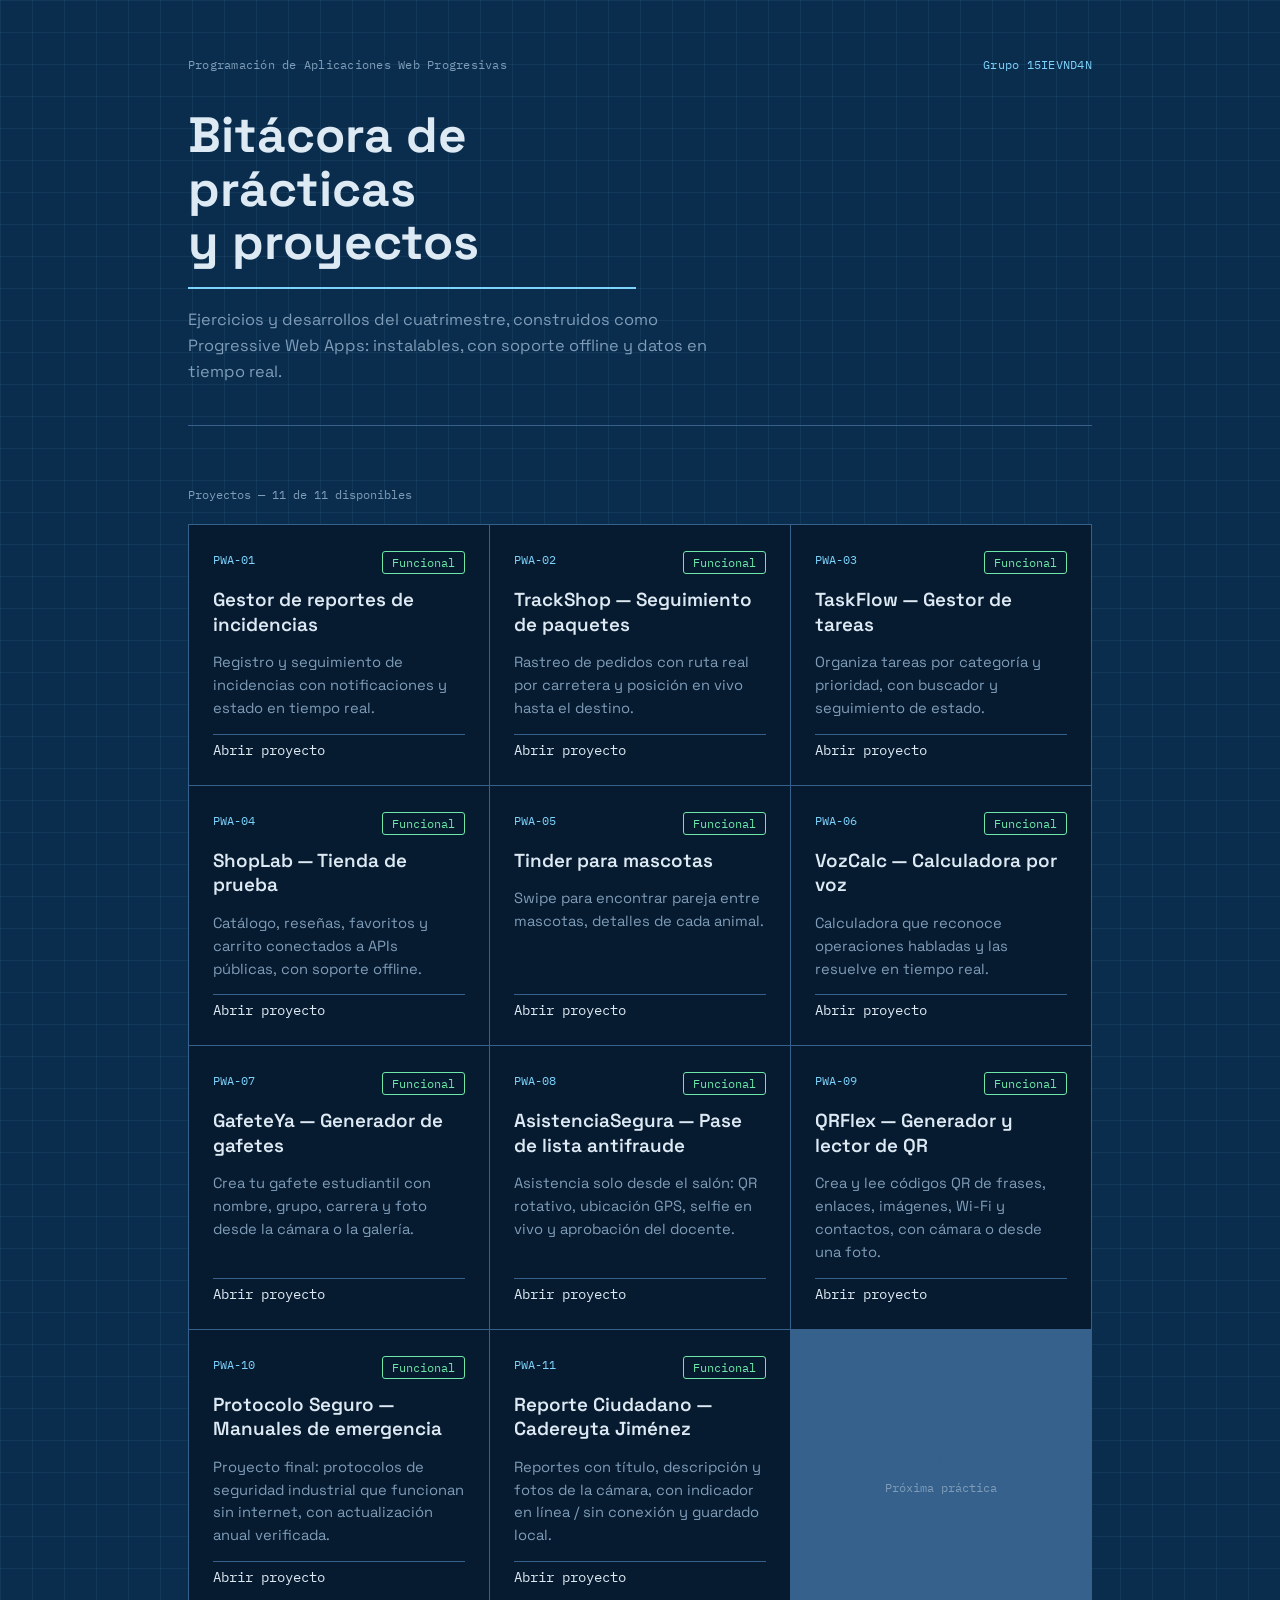
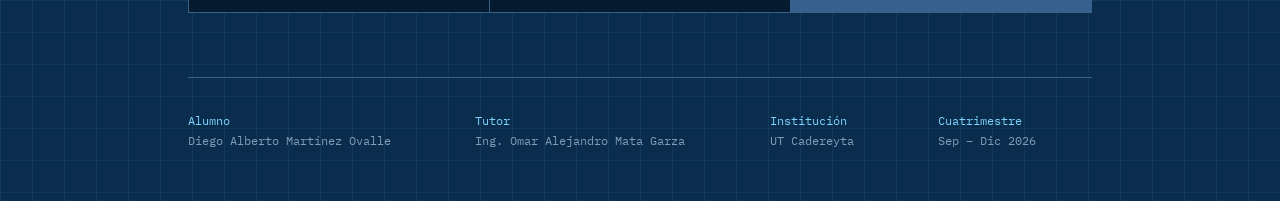
<file: index.html>
<!DOCTYPE html>
<html lang="es">
<head>
<meta charset="UTF-8" />
<meta name="viewport" content="width=device-width, initial-scale=1.0" />
<title>PWA · Programación de Aplicaciones Web Progresivas</title>
<meta name="description" content="Bitácora de prácticas y proyectos — Programación de Aplicaciones Web Progresivas, UT Cadereyta." />

<link rel="preconnect" href="https://fonts.googleapis.com">
<link rel="preconnect" href="https://fonts.gstatic.com" crossorigin>
<link href="https://fonts.googleapis.com/css2?family=Space+Grotesk:wght@400;500;600;700&family=IBM+Plex+Mono:wght@400;500&display=swap" rel="stylesheet">

<style>
  :root {
    --bg: #0a2c4d;
    --bg-deep: #071b30;
    --grid-line: rgba(125, 211, 252, 0.07);
    --line: #35618c;
    --line-bright: #7dd3fc;
    --paper: #eef3f7;
    --ink: #dde9f3;
    --ink-muted: #7f9db8;
    --accent: #f2a93b;
    --radius: 3px;
  }

  * { box-sizing: border-box; }

  html { scroll-behavior: smooth; }

  body {
    margin: 0;
    min-height: 100vh;
    background-color: var(--bg);
    background-image:
      linear-gradient(var(--grid-line) 1px, transparent 1px),
      linear-gradient(90deg, var(--grid-line) 1px, transparent 1px);
    background-size: 32px 32px;
    color: var(--ink);
    font-family: "Space Grotesk", system-ui, sans-serif;
    -webkit-font-smoothing: antialiased;
  }

  a { color: inherit; }

  .mono {
    font-family: "IBM Plex Mono", ui-monospace, monospace;
  }

  :focus-visible {
    outline: 2px solid var(--line-bright);
    outline-offset: 3px;
  }

  .sheet {
    max-width: 960px;
    margin: 0 auto;
    padding: 0 28px;
  }

  /* ---------- Cabecera ---------- */

  header {
    padding: 56px 0 40px;
    border-bottom: 1px solid var(--line);
  }

  .meta-row {
    display: flex;
    justify-content: space-between;
    align-items: baseline;
    font-size: 0.78rem;
    color: var(--ink-muted);
    letter-spacing: 0.02em;
    margin-bottom: 36px;
  }

  .meta-row span:last-child {
    color: var(--line-bright);
  }

  h1 {
    font-size: clamp(2rem, 5vw, 3.1rem);
    line-height: 1.08;
    font-weight: 700;
    margin: 0 0 18px;
    max-width: 14ch;
    position: relative;
    display: inline-block;
  }

  h1::after {
    content: "";
    display: block;
    height: 2px;
    width: 0%;
    background: var(--line-bright);
    margin-top: 18px;
    animation: draw-line 1.1s 0.15s cubic-bezier(0.65, 0, 0.35, 1) forwards;
  }

  @media (prefers-reduced-motion: reduce) {
    h1::after { animation: none; width: 100%; }
  }

  @keyframes draw-line {
    to { width: 100%; }
  }

  header p {
    max-width: 52ch;
    color: var(--ink-muted);
    font-size: 1.02rem;
    line-height: 1.6;
    margin: 0;
  }

  /* ---------- Grid de proyectos ---------- */

  main { padding: 48px 0 0; }

  .section-label {
    font-size: 0.78rem;
    color: var(--ink-muted);
    margin-bottom: 22px;
  }

  .project-grid {
    display: grid;
    grid-template-columns: repeat(auto-fit, minmax(260px, 1fr));
    gap: 1px;
    background: var(--line);
    border: 1px solid var(--line);
  }

  .card {
    background: var(--bg-deep);
    padding: 26px 24px;
    display: flex;
    flex-direction: column;
    gap: 14px;
    min-height: 220px;
    text-decoration: none;
    color: inherit;
    transition: background-color 0.18s ease;
  }

  a.card:hover,
  a.card:focus-visible {
    background: #0d3557;
  }

  .card-top {
    display: flex;
    justify-content: space-between;
    align-items: flex-start;
  }

  .code {
    font-size: 0.78rem;
    color: var(--line-bright);
  }

  .status {
    font-size: 0.72rem;
    padding: 3px 9px;
    border-radius: var(--radius);
    border: 1px solid currentColor;
    white-space: nowrap;
  }

  .status.funcional { color: #6ee7a8; }
  .status.desarrollo { color: var(--accent); }
  .status.planeado { color: var(--ink-muted); }

  .card h2 {
    font-size: 1.18rem;
    font-weight: 600;
    margin: 0;
    line-height: 1.3;
  }

  .card p {
    font-size: 0.92rem;
    color: var(--ink-muted);
    line-height: 1.55;
    margin: 0;
    flex-grow: 1;
  }

  .card-cta {
    font-size: 0.85rem;
    color: var(--ink);
    padding-top: 6px;
    border-top: 1px solid var(--line);
  }

  a.card:hover .card-cta,
  a.card:focus-visible .card-cta {
    color: var(--line-bright);
  }

  /* Slot vacío para el próximo proyecto */
  .card.slot {
    justify-content: center;
    align-items: center;
    text-align: center;
    border: 1px dashed var(--line);
    background: transparent;
    color: var(--ink-muted);
    gap: 6px;
  }

  .card.slot .plus {
    font-size: 1.6rem;
    color: var(--line);
    line-height: 1;
  }

  .card.slot span.mono {
    font-size: 0.78rem;
  }

  /* ---------- Título / pie ---------- */

  footer {
    margin-top: 64px;
    border-top: 1px solid var(--line);
    padding: 22px 0 40px;
  }

  .title-block {
    display: grid;
    grid-template-columns: repeat(4, auto);
    gap: 28px;
    font-size: 0.78rem;
    color: var(--ink-muted);
  }

  .title-block dt {
    color: var(--line-bright);
    margin-bottom: 4px;
  }

  .title-block dd { margin: 0; }

  @media (max-width: 640px) {
    .title-block {
      grid-template-columns: 1fr 1fr;
      row-gap: 20px;
    }
    .meta-row { flex-direction: column; gap: 6px; }
  }
</style>
</head>
<body>

  <div class="sheet">
    <header>
      <div class="meta-row mono">
        <span>Programación de Aplicaciones Web Progresivas</span>
        <span>Grupo 15IEVND4N</span>
      </div>
      <h1>Bitácora de prácticas<br />y proyectos</h1>
      <p>Ejercicios y desarrollos del cuatrimestre, construidos como Progressive Web Apps: instalables, con soporte offline y datos en tiempo real.</p>
    </header>

    <main>
      <p class="section-label mono" id="project-count">Proyectos</p>

      <div class="project-grid" id="project-grid">
        <!-- Las tarjetas se generan desde PROJECTS más abajo -->
      </div>
    </main>

    <footer>
      <dl class="title-block mono">
        <div>
          <dt>Alumno</dt>
          <dd>Diego Alberto Martínez Ovalle</dd>
        </div>
        <div>
          <dt>Tutor</dt>
          <dd>Ing. Omar Alejandro Mata Garza</dd>
        </div>
        <div>
          <dt>Institución</dt>
          <dd>UT Cadereyta</dd>
        </div>
        <div>
          <dt>Cuatrimestre</dt>
          <dd>Sep – Dic 2026</dd>
        </div>
      </dl>
    </footer>
  </div>

  <script>
    // Agregar un proyecto futuro es agregar un objeto aquí — el grid se arma solo.
    const PROJECTS = [
      {
        code: "PWA-01",
        title: "Gestor de reportes de incidencias",
        description: "Registro y seguimiento de incidencias con notificaciones y estado en tiempo real.",
        status: "funcional", // funcional | desarrollo | planeado
        statusLabel: "Funcional",
        href: "./PWA1/",
      },
      {
        code: "PWA-02",
        title: "TrackShop — Seguimiento de paquetes",
        description: "Rastreo de pedidos con ruta real por carretera y posición en vivo hasta el destino.",
        status: "funcional",
        statusLabel: "Funcional",
        href: "./PWA2/",
      },
      {
        code: "PWA-03",
        title: "TaskFlow — Gestor de tareas",
        description: "Organiza tareas por categoría y prioridad, con buscador y seguimiento de estado.",
        status: "funcional",
        statusLabel: "Funcional",
        href: "./PWA3/",
      },
    {
      code: "PWA-04",
      title: "ShopLab — Tienda de prueba",
      description: "Catálogo, reseñas, favoritos y carrito conectados a APIs públicas, con soporte offline.",
      status: "funcional",
      statusLabel: "Funcional",
      href: "./PWA4/index.html",
    },
    {
      code: "PWA-05",
      title: "Tinder para mascotas",
      description: "Swipe para encontrar pareja entre mascotas, detalles de cada animal.",
      status: "funcional",
      statusLabel: "Funcional",
      href: "./PWA5/index.html",
    },
    {
      code: "PWA-06",
      title: "VozCalc — Calculadora por voz",
      description: "Calculadora que reconoce operaciones habladas y las resuelve en tiempo real.",
      status: "funcional",
      statusLabel: "Funcional",
      href: "./PWA6/index.html",
    },
    {
      code: "PWA-07",
      title: "GafeteYa — Generador de gafetes",
      description: "Crea tu gafete estudiantil con nombre, grupo, carrera y foto desde la cámara o la galería.",
      status: "funcional",
      statusLabel: "Funcional",
      href: "./PWA7/index.html",
    },
    {
      code: "PWA-08",
      title: "AsistenciaSegura — Pase de lista antifraude",
      description: "Asistencia solo desde el salón: QR rotativo, ubicación GPS, selfie en vivo y aprobación del docente.",
      status: "funcional",
      statusLabel: "Funcional",
      href: "./PWA8/index.html",
    },
    {
      code: "PWA-09",
      title: "QRFlex — Generador y lector de QR",
      description: "Crea y lee códigos QR de frases, enlaces, imágenes, Wi-Fi y contactos, con cámara o desde una foto.",
      status: "funcional",
      statusLabel: "Funcional",
      href: "./PWA9/index.html",
    },
    {
      code: "PWA-10",
      title: "Protocolo Seguro — Manuales de emergencia",
      description: "Proyecto final: protocolos de seguridad industrial que funcionan sin internet, con actualización anual verificada.",
      status: "funcional",
      statusLabel: "Funcional",
      href: "./PWA10/index.html",
    },
    {
      code: "PWA-11",
      title: "Reporte Ciudadano — Cadereyta Jiménez",
      description: "Reportes con título, descripción y fotos de la cámara, con indicador en línea / sin conexión y guardado local.",
      status: "funcional",
      statusLabel: "Funcional",
      href: "./PWA11/index.html",
    },
    ];

    const grid = document.getElementById("project-grid");

    PROJECTS.forEach((project) => {
      const card = document.createElement("a");
      card.className = "card";
      card.href = project.href;
      card.innerHTML = `
        <div class="card-top">
          <span class="code mono">${project.code}</span>
          <span class="status ${project.status} mono">${project.statusLabel}</span>
        </div>
        <h2>${project.title}</h2>
        <p>${project.description}</p>
        <span class="card-cta mono">Abrir proyecto</span>
      `;
      grid.appendChild(card);
    });

    document.getElementById("project-count").textContent = `Proyectos — ${PROJECTS.length} de ${PROJECTS.length} disponibles`;

    // Slot vacío que invita a la siguiente entrega, sin inventar contenido
    const slot = document.createElement("div");
    slot.className = "card slot";
    slot.innerHTML = `
      <span class="plus">+</span>
      <span class="mono">Próxima práctica</span>
    `;
    grid.appendChild(slot);
  </script>

</body>
</html>
</file>
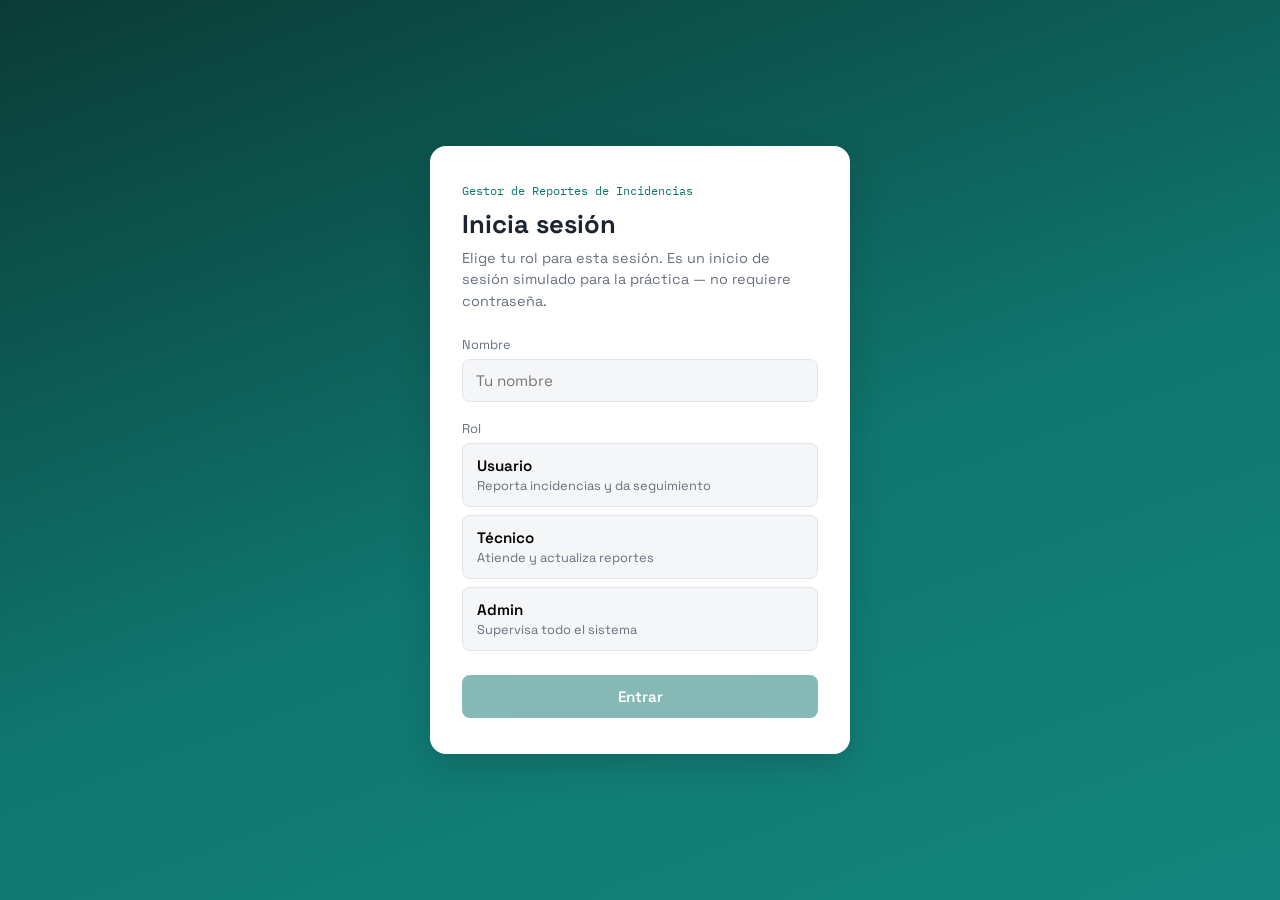
<file: PWA1/index.html>
<!DOCTYPE html>
<html lang="es">
<head>
  <meta charset="UTF-8" />
  <meta name="viewport" content="width=device-width, initial-scale=1.0" />
  <title>Incidencias · Gestor de Reportes</title>

  <link rel="manifest" href="manifest.json" />
  <meta name="theme-color" content="#0f766e" />

  <link rel="preconnect" href="https://fonts.googleapis.com">
  <link rel="preconnect" href="https://fonts.gstatic.com" crossorigin>
  <link href="https://fonts.googleapis.com/css2?family=Space+Grotesk:wght@400;500;600;700&family=IBM+Plex+Mono:wght@400;500&display=swap" rel="stylesheet">

  <link rel="stylesheet" href="css/styles.css" />
</head>
<body>

  <!-- ---------- Pantalla de login (rol simulado) ---------- -->
  <div id="login-screen" class="login-screen">
    <div class="login-card">
      <span class="login-eyebrow mono">Gestor de Reportes de Incidencias</span>
      <h1>Inicia sesión</h1>
      <p class="login-hint">Elige tu rol para esta sesión. Es un inicio de sesión simulado para la práctica — no requiere contraseña.</p>

      <label class="field-label" for="login-name">Nombre</label>
      <input type="text" id="login-name" class="text-input" placeholder="Tu nombre" autocomplete="off" />

      <span class="field-label">Rol</span>
      <div class="role-options" id="role-options">
        <button type="button" class="role-btn" data-role="usuario">
          <span class="role-btn__title">Usuario</span>
          <span class="role-btn__desc">Reporta incidencias y da seguimiento</span>
        </button>
        <button type="button" class="role-btn" data-role="tecnico">
          <span class="role-btn__title">Técnico</span>
          <span class="role-btn__desc">Atiende y actualiza reportes</span>
        </button>
        <button type="button" class="role-btn" data-role="admin">
          <span class="role-btn__title">Admin</span>
          <span class="role-btn__desc">Supervisa todo el sistema</span>
        </button>
      </div>

      <button type="button" id="login-submit" class="btn-primary" disabled>Entrar</button>
    </div>
  </div>

  <!-- ---------- App principal ---------- -->
  <div id="app" class="app" hidden>

    <header class="topbar">
      <div class="topbar__brand">
        <span class="topbar__logo">🛠️</span>
        <span class="topbar__title">Incidencias</span>
      </div>

      <div class="topbar__right">
        <button id="notif-btn" class="btn-ghost mono" type="button">Activar notificaciones</button>
        <div class="user-chip">
          <span id="user-name" class="user-chip__name"></span>
          <span id="user-role" class="user-chip__role mono"></span>
        </div>
        <button id="logout-btn" class="btn-ghost" type="button" aria-label="Cerrar sesión">Salir</button>
      </div>
    </header>

    <main id="view-root" class="view-root">
      <!-- Las vistas por rol se inyectan aquí -->
    </main>

    <!-- Panel de detalle / actualización de reporte -->
    <div id="detail-overlay" class="detail-overlay" hidden>
      <div class="detail-panel">
        <button id="detail-close" class="detail-panel__close" aria-label="Cerrar">✕</button>
        <div id="detail-content"><!-- inyectado por JS --></div>
      </div>
    </div>

    <!-- Toast de confirmación -->
    <div id="toast" class="toast" hidden></div>
  </div>

  <script src="js/app.js"></script>
  <script src="js/register-sw.js"></script>
</body>
</html>
</file>
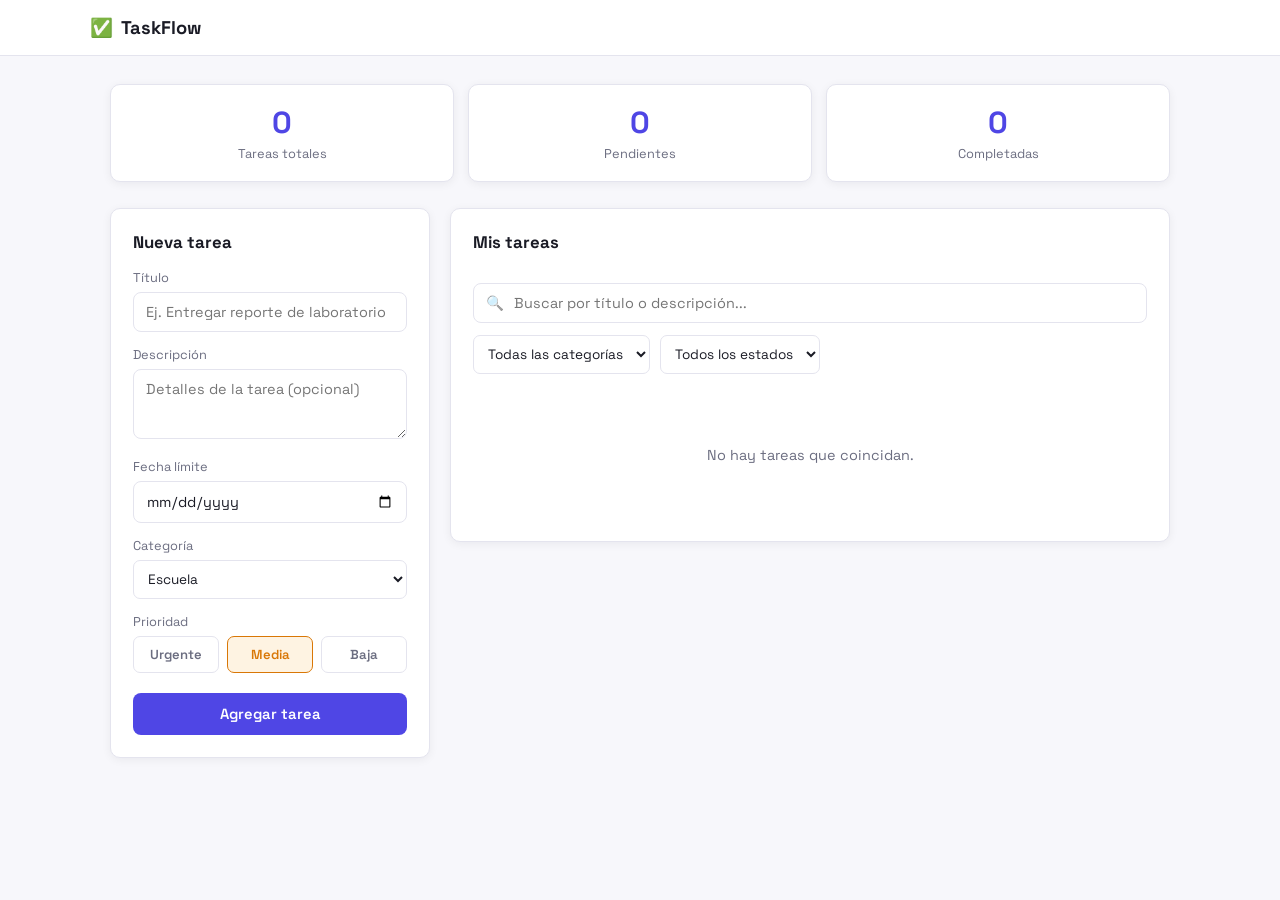
<file: PWA3/index.html>
<!DOCTYPE html>
<html lang="es">
<head>
  <meta charset="UTF-8" />
  <meta name="viewport" content="width=device-width, initial-scale=1.0" />
  <title>TaskFlow · Gestor de Tareas</title>

  <link rel="manifest" href="manifest.json" />
  <meta name="theme-color" content="#4f46e5" />

  <link rel="preconnect" href="https://fonts.googleapis.com">
  <link rel="preconnect" href="https://fonts.gstatic.com" crossorigin>
  <link href="https://fonts.googleapis.com/css2?family=Space+Grotesk:wght@400;500;600;700&family=IBM+Plex+Mono:wght@400;500&display=swap" rel="stylesheet">

  <link rel="stylesheet" href="css/styles.css" />
</head>
<body>

  <header class="topbar">
    <div class="topbar__brand">
      <span class="topbar__logo">✅</span>
      <span class="topbar__title">TaskFlow</span>
    </div>
  </header>

  <main class="content">

    <!-- Panel de totales -->
    <section class="stats-row" id="stats-row">
      <div class="stat-card">
        <span class="stat-card__value" id="stat-total">0</span>
        <span class="stat-card__label">Tareas totales</span>
      </div>
      <div class="stat-card">
        <span class="stat-card__value" id="stat-pendientes">0</span>
        <span class="stat-card__label">Pendientes</span>
      </div>
      <div class="stat-card">
        <span class="stat-card__value" id="stat-completadas">0</span>
        <span class="stat-card__label">Completadas</span>
      </div>
    </section>

    <div class="layout">

      <!-- Formulario de nueva tarea -->
      <section class="panel form-panel">
        <h2>Nueva tarea</h2>
        <form id="task-form">
          <label for="f-titulo">Título</label>
          <input type="text" id="f-titulo" class="text-input" placeholder="Ej. Entregar reporte de laboratorio" required />

          <label for="f-descripcion">Descripción</label>
          <textarea id="f-descripcion" class="textarea-input" placeholder="Detalles de la tarea (opcional)"></textarea>

          <label for="f-fecha">Fecha límite</label>
          <input type="date" id="f-fecha" class="text-input" required />

          <label for="f-categoria">Categoría</label>
          <select id="f-categoria" class="select-input select-input--block">
            <option value="escuela">Escuela</option>
            <option value="trabajo">Trabajo</option>
            <option value="personal">Personal</option>
            <option value="otro">Otro</option>
          </select>

          <label>Prioridad</label>
          <div class="priority-options" id="priority-options">
            <button type="button" class="priority-btn priority-btn--urgente" data-priority="urgente">Urgente</button>
            <button type="button" class="priority-btn priority-btn--media" data-priority="media">Media</button>
            <button type="button" class="priority-btn priority-btn--baja" data-priority="baja">Baja</button>
          </div>

          <button type="submit" class="btn-primary">Agregar tarea</button>
        </form>
      </section>

      <!-- Mis tareas -->
      <section class="panel tasks-panel">
        <div class="tasks-panel__header">
          <h2>Mis tareas</h2>
        </div>

        <div class="search-bar">
          <span class="search-bar__icon">🔍</span>
          <input type="text" id="search-input" class="search-bar__input" placeholder="Buscar por título o descripción..." autocomplete="off" />
        </div>

        <div class="filters">
          <select class="select-input" id="filter-categoria">
            <option value="todas">Todas las categorías</option>
            <option value="escuela">Escuela</option>
            <option value="trabajo">Trabajo</option>
            <option value="personal">Personal</option>
            <option value="otro">Otro</option>
          </select>
          <select class="select-input" id="filter-estado">
            <option value="todos">Todos los estados</option>
            <option value="pendiente">Pendiente</option>
            <option value="en_curso">En curso</option>
            <option value="completada">Completada</option>
          </select>
        </div>

        <ul id="tasks-list" class="tasks-list">
          <!-- Los <li> de cada tarea se generan e insertan aquí vía innerHTML -->
        </ul>

        <p id="empty-state" class="empty-state" hidden>No hay tareas que coincidan.</p>
      </section>

    </div>
  </main>

  <script src="js/app.js"></script>
  <script src="js/register-sw.js"></script>
</body>
</html>
</file>
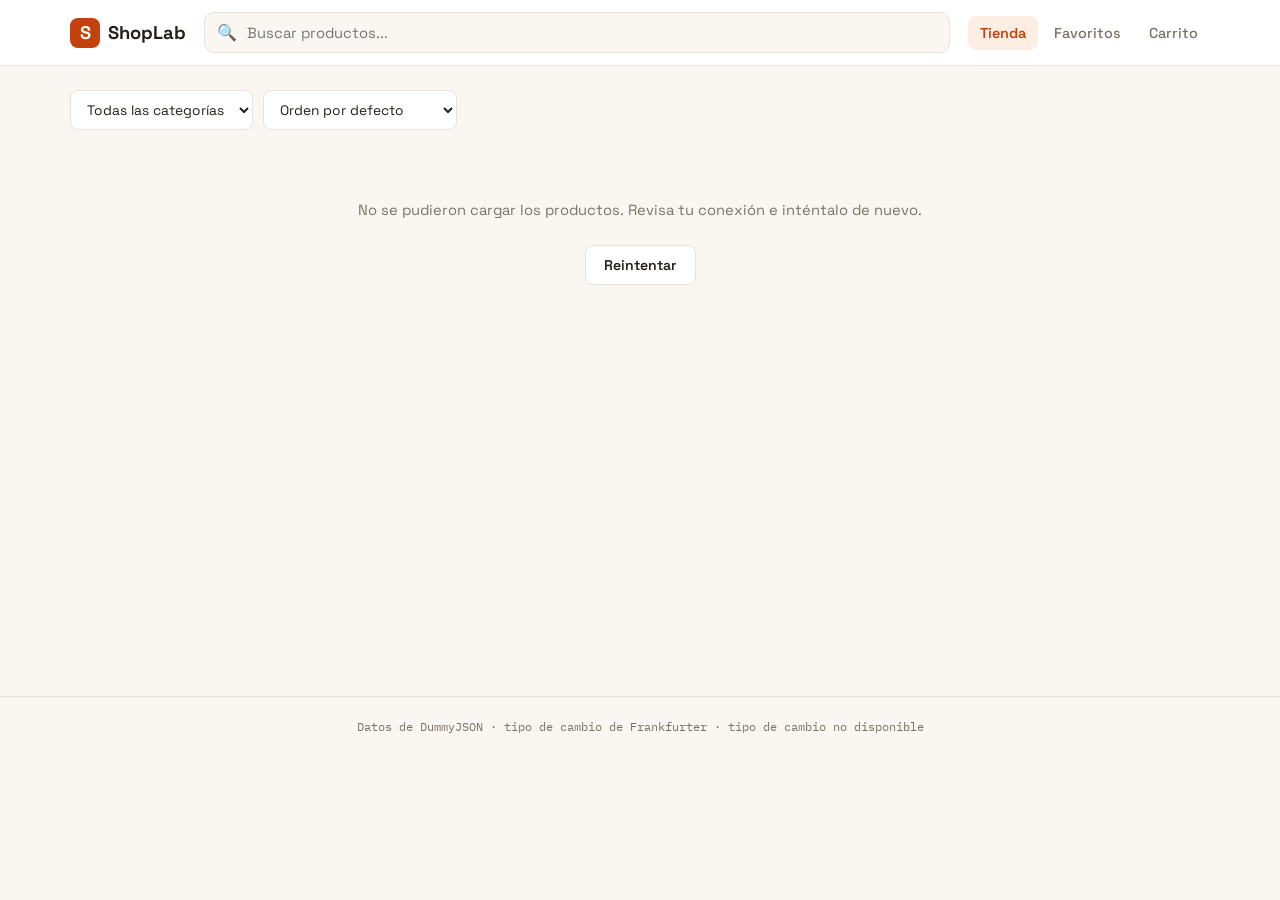
<file: PWA4/index.html>
<!DOCTYPE html>
<html lang="es">
<head>
  <meta charset="UTF-8" />
  <meta name="viewport" content="width=device-width, initial-scale=1.0" />
  <title>ShopLab · Tienda de prueba</title>

  <link rel="manifest" href="manifest.json" />
  <meta name="theme-color" content="#c2410c" />

  <link rel="preconnect" href="https://fonts.googleapis.com">
  <link rel="preconnect" href="https://fonts.gstatic.com" crossorigin>
  <link href="https://fonts.googleapis.com/css2?family=Space+Grotesk:wght@400;500;600;700&family=IBM+Plex+Mono:wght@400;500&display=swap" rel="stylesheet">

  <link rel="stylesheet" href="css/styles.css" />
</head>
<body>

  <header class="topbar">
    <div class="topbar__inner">
      <a class="brand" href="#" id="brand-link">
        <span class="brand__mark">S</span>
        <span class="brand__name">ShopLab</span>
      </a>

      <div class="search-bar">
        <span class="search-bar__icon" aria-hidden="true">🔍</span>
        <input type="search" id="search-input" class="search-bar__input" placeholder="Buscar productos..." autocomplete="off" />
      </div>

      <nav class="nav" id="nav">
        <button class="nav__btn active" data-view="tienda">Tienda</button>
        <button class="nav__btn" data-view="favoritos">Favoritos <span class="count" id="fav-count">0</span></button>
        <button class="nav__btn" data-view="carrito">Carrito <span class="count" id="cart-count">0</span></button>
      </nav>
    </div>
  </header>

  <div class="banner" id="banner" hidden>
    <span class="banner__label mono">API · quotes</span>
    <span id="banner-text"></span>
  </div>

  <main class="content">

    <!-- Vista: Tienda -->
    <section id="view-tienda" class="view">
      <div class="toolbar">
        <div class="toolbar__left">
          <select id="filter-categoria" class="select-input">
            <option value="">Todas las categorías</option>
          </select>
          <select id="filter-orden" class="select-input">
            <option value="">Orden por defecto</option>
            <option value="price-asc">Precio: menor a mayor</option>
            <option value="price-desc">Precio: mayor a menor</option>
            <option value="rating-desc">Mejor calificados</option>
            <option value="title-asc">Nombre A–Z</option>
          </select>
        </div>
        <span class="toolbar__info mono" id="result-info"></span>
      </div>

      <div id="products-grid" class="products-grid"></div>

      <div id="status-box" class="status-box" hidden></div>

      <div class="load-more-wrap">
        <button id="load-more" class="btn-secondary" hidden>Cargar más productos</button>
      </div>
    </section>

    <!-- Vista: Favoritos -->
    <section id="view-favoritos" class="view" hidden>
      <h1 class="view-title">Favoritos</h1>
      <div id="favs-grid" class="products-grid"></div>
      <p id="favs-empty" class="empty-state" hidden>Aún no tienes favoritos. Toca el corazón de un producto para guardarlo.</p>
    </section>

    <!-- Vista: Carrito -->
    <section id="view-carrito" class="view" hidden>
      <h1 class="view-title">Tu carrito</h1>
      <div id="cart-content"></div>
    </section>

  </main>

  <!-- Detalle de producto -->
  <div id="detail-overlay" class="detail-overlay" hidden>
    <div class="detail-panel" role="dialog" aria-modal="true" aria-labelledby="detail-title">
      <button id="detail-close" class="detail-close" aria-label="Cerrar">✕</button>
      <div id="detail-content"></div>
    </div>
  </div>

  <div id="toast" class="toast" hidden></div>

  <footer class="footer mono">
    Datos de DummyJSON · tipo de cambio de Frankfurter · <span id="rate-info">cargando tipo de cambio…</span>
  </footer>

  <script src="js/app.js"></script>
  <script src="js/register-sw.js"></script>
</body>
</html>
</file>
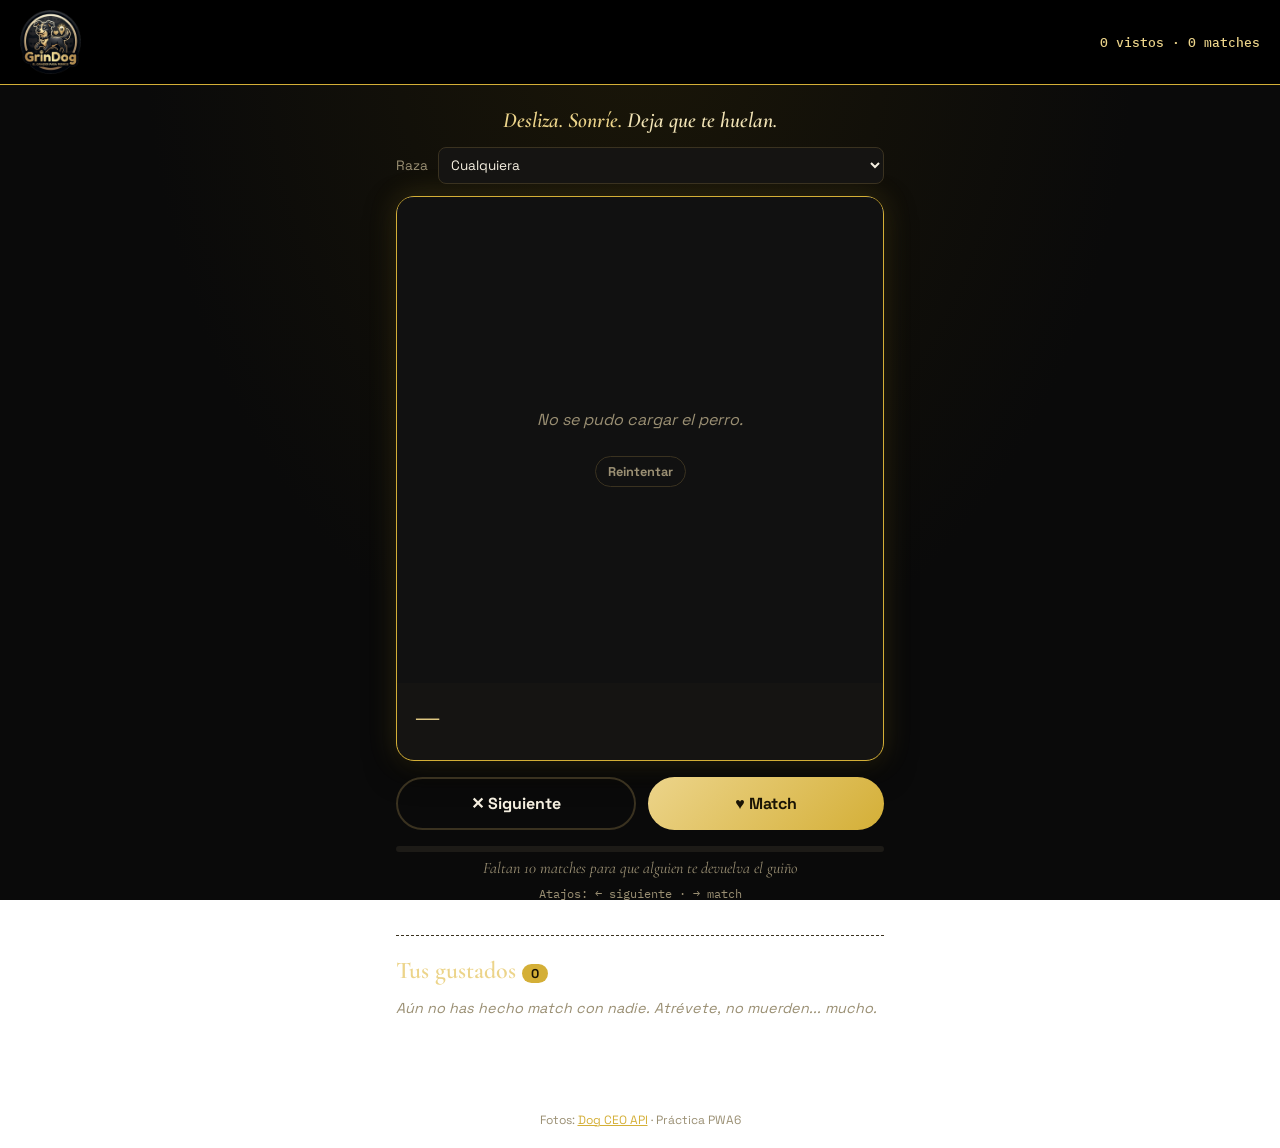
<file: PWA5/index.html>
<!DOCTYPE html>
<html lang="es">
<head>
  <meta charset="UTF-8" />
  <meta name="viewport" content="width=device-width, initial-scale=1" />
  <title>GrinDog — El grinder para perros</title>
  <meta name="theme-color" content="#0a0a0a" />
  <link rel="manifest" href="manifest.json" />
  <link rel="icon" href="icons/icon-192x192.png" />
  <link rel="apple-touch-icon" href="icons/icon-192x192.png" />
  <link rel="preconnect" href="https://fonts.googleapis.com" />
  <link rel="preconnect" href="https://fonts.gstatic.com" crossorigin />
  <link href="https://fonts.googleapis.com/css2?family=Cormorant+Garamond:ital,wght@0,600;1,500&family=Space+Grotesk:wght@500;700&family=IBM+Plex+Mono:wght@400;500&display=swap" rel="stylesheet" />
  <link rel="stylesheet" href="css/styles.css" />
</head>
<body>
  <header class="top">
    <img class="top__logo" src="icons/logo.png" alt="GrinDog — el grinder para perros" />
    <p class="top__stat"><span id="seen-count">0</span> vistos · <span id="like-count">0</span> matches</p>
  </header>

  <main>
    <section class="deck" aria-label="Perro actual">
      <p class="tagline">Desliza. Sonríe. <em>Deja que te huelan.</em></p>

      <div class="filter">
        <label for="breed-select">Raza</label>
        <select id="breed-select"><option value="">Cualquiera</option></select>
      </div>

      <article class="card" id="card" aria-live="polite">
        <div class="card__photo">
          <img id="dog-img" alt="" />
          <div class="card__loader" id="loader">Buscando a alguien interesante…</div>
          <div class="card__error" id="error" hidden>
            <p>No se pudo cargar el perro.</p>
            <button class="btn btn--ghost" id="retry-btn" type="button">Reintentar</button>
          </div>
          <span class="stamp" id="stamp" aria-hidden="true">MATCH</span>
        </div>
        <div class="card__info">
          <h2 id="dog-name">—</h2>
          <p id="dog-meta" class="meta"></p>
          <p id="dog-trait" class="trait"></p>
        </div>
      </article>

      <div class="actions">
        <button class="btn btn--next" id="next-btn" type="button">✕ Siguiente</button>
        <button class="btn btn--like" id="like-btn" type="button">♥ Match</button>
      </div>

      <div class="progress" aria-live="polite">
        <div class="progress__bar"><span id="progress-fill"></span></div>
        <p id="progress-text">Haz 10 matches y alguien podría devolverte el guiño</p>
      </div>
      <p class="hint">Atajos: ← siguiente · → match</p>
    </section>

    <section class="liked" aria-labelledby="liked-title">
      <div class="liked__head">
        <h2 id="liked-title">Tus gustados <span id="liked-badge" class="badge">0</span></h2>
        <button class="btn btn--ghost" id="clear-btn" type="button" hidden>Vaciar</button>
      </div>
      <p id="liked-empty" class="empty">Aún no has hecho match con nadie. Atrévete, no muerden... mucho.</p>
      <ul id="liked-list" class="liked__grid"></ul>
    </section>
  </main>

  <footer class="foot">Fotos: <a href="https://dog.ceo/dog-api/" target="_blank" rel="noopener">Dog CEO API</a> · Práctica PWA6</footer>

  <!-- Chat de match mutuo -->
  <aside class="chat" id="chat" hidden aria-label="Chat con tu match">
    <header class="chat__head" id="chat-head">
      <img id="chat-avatar" alt="" />
      <div><strong id="chat-name">—</strong><small>● en línea</small></div>
      <button type="button" id="chat-min" class="chat__btn" aria-label="Minimizar">–</button>
      <button type="button" id="chat-close" class="chat__btn" aria-label="Cerrar">✕</button>
    </header>
    <div class="chat__body" id="chat-body"></div>
    <form class="chat__form" id="chat-form" autocomplete="off">
      <input id="chat-input" type="text" placeholder="Escribe algo seductor…" maxlength="200" />
      <button type="submit" class="chat__send" aria-label="Enviar">➤</button>
    </form>
  </aside>
  <div class="toast" id="toast" hidden></div>

  <script src="js/app.js"></script>
  <script src="js/register-sw.js"></script>
</body>
</html>
</file>
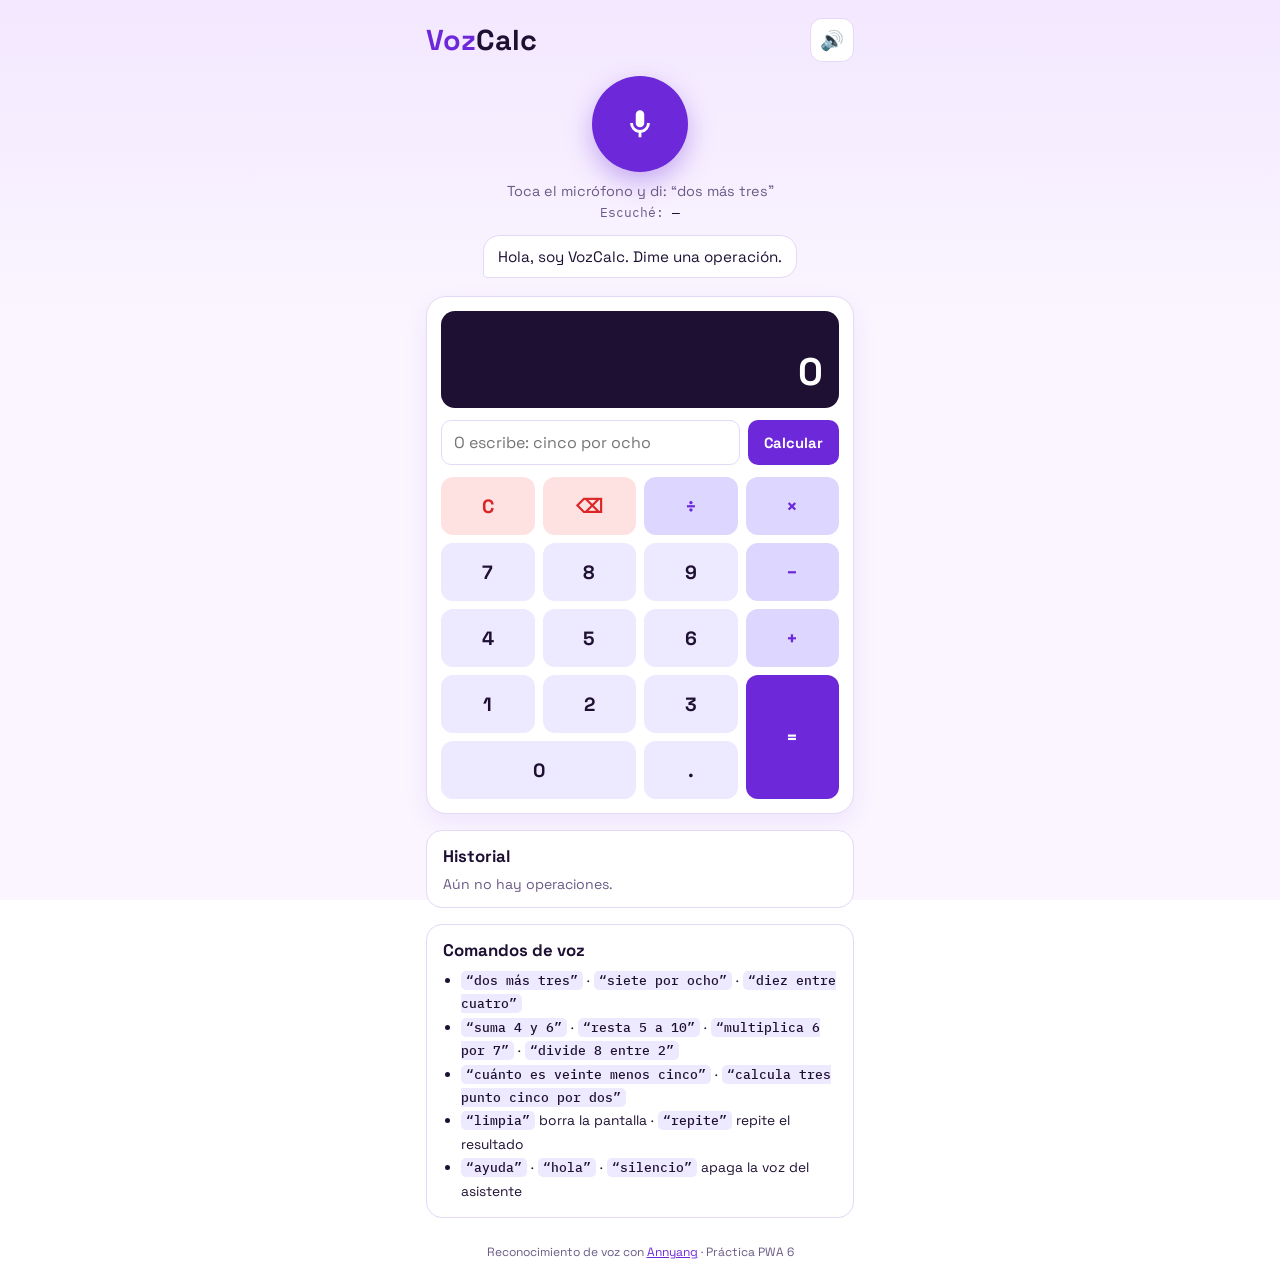
<file: PWA6/index.html>
<!DOCTYPE html>
<html lang="es">
<head>
  <meta charset="UTF-8" />
  <meta name="viewport" content="width=device-width, initial-scale=1" />
  <title>VozCalc — Asistente virtual de cálculo</title>
  <meta name="theme-color" content="#6d28d9" />
  <link rel="manifest" href="manifest.json" />
  <link rel="icon" href="icons/icon-192x192.png" />
  <link rel="apple-touch-icon" href="icons/icon-192x192.png" />
  <link rel="preconnect" href="https://fonts.googleapis.com" />
  <link rel="preconnect" href="https://fonts.gstatic.com" crossorigin />
  <link href="https://fonts.googleapis.com/css2?family=Space+Grotesk:wght@500;700&family=IBM+Plex+Mono:wght@400;500&display=swap" rel="stylesheet" />
  <link rel="stylesheet" href="css/styles.css" />
</head>
<body>
  <main>
    <header class="head">
      <h1>Voz<span>Calc</span></h1>
      <button id="mute-btn" class="icon-btn" type="button" aria-pressed="false" title="Activar o silenciar la voz del asistente">🔊</button>
    </header>

    <p id="notice" class="notice" hidden></p>

    <section class="assistant" aria-label="Asistente">
      <button id="mic-btn" class="mic" type="button" aria-pressed="false" aria-label="Activar micrófono">
        <svg viewBox="0 0 24 24" width="34" height="34" aria-hidden="true"><path fill="currentColor" d="M12 15a3 3 0 0 0 3-3V6a3 3 0 0 0-6 0v6a3 3 0 0 0 3 3Zm5-3a5 5 0 0 1-10 0H5a7 7 0 0 0 6 6.92V22h2v-3.08A7 7 0 0 0 19 12h-2Z"/></svg>
      </button>
      <p id="mic-status" class="mic-status">Toca el micrófono y di: “dos más tres”</p>
      <p class="heard">Escuché: <strong id="heard">—</strong></p>
      <p id="reply" class="reply" role="status">Hola, soy VozCalc. Dime una operación.</p>
    </section>

    <section class="calc" aria-label="Calculadora">
      <div class="display">
        <p id="expr" class="display__expr">&nbsp;</p>
        <p id="result" class="display__result">0</p>
      </div>

      <form id="text-form" class="text-form" autocomplete="off">
        <input id="text-input" type="text" placeholder="O escribe: cinco por ocho" aria-label="Escribe una operación" />
        <button type="submit" class="btn">Calcular</button>
      </form>

      <div class="keys" id="keys">
        <button data-k="C" class="k k--fn">C</button><button data-k="⌫" class="k k--fn">⌫</button><button data-k="÷" class="k k--op">÷</button><button data-k="×" class="k k--op">×</button>
        <button data-k="7" class="k">7</button><button data-k="8" class="k">8</button><button data-k="9" class="k">9</button><button data-k="−" class="k k--op">−</button>
        <button data-k="4" class="k">4</button><button data-k="5" class="k">5</button><button data-k="6" class="k">6</button><button data-k="+" class="k k--op">+</button>
        <button data-k="1" class="k">1</button><button data-k="2" class="k">2</button><button data-k="3" class="k">3</button><button data-k="=" class="k k--eq k--tall">=</button>
        <button data-k="0" class="k k--wide">0</button><button data-k="." class="k">.</button>
      </div>
    </section>

    <section class="panel">
      <div class="panel__head"><h2>Historial</h2><button id="clear-history" class="link-btn" type="button" hidden>Borrar</button></div>
      <p id="history-empty" class="muted">Aún no hay operaciones.</p>
      <ul id="history" class="history"></ul>
    </section>

    <section class="panel">
      <h2>Comandos de voz</h2>
      <ul class="cmds">
        <li><code>“dos más tres”</code> · <code>“siete por ocho”</code> · <code>“diez entre cuatro”</code></li>
        <li><code>“suma 4 y 6”</code> · <code>“resta 5 a 10”</code> · <code>“multiplica 6 por 7”</code> · <code>“divide 8 entre 2”</code></li>
        <li><code>“cuánto es veinte menos cinco”</code> · <code>“calcula tres punto cinco por dos”</code></li>
        <li><code>“limpia”</code> borra la pantalla · <code>“repite”</code> repite el resultado</li>
        <li><code>“ayuda”</code> · <code>“hola”</code> · <code>“silencio”</code> apaga la voz del asistente</li>
      </ul>
    </section>
  </main>
  <footer class="foot">Reconocimiento de voz con <a href="https://www.talater.com/annyang/" target="_blank" rel="noopener">Annyang</a> · Práctica PWA 6</footer>

  <script src="js/vendor/annyang.min.js"></script>
  <script src="js/calc.js"></script>
  <script src="js/app.js"></script>
  <script src="js/register-sw.js"></script>
</body>
</html>
</file>
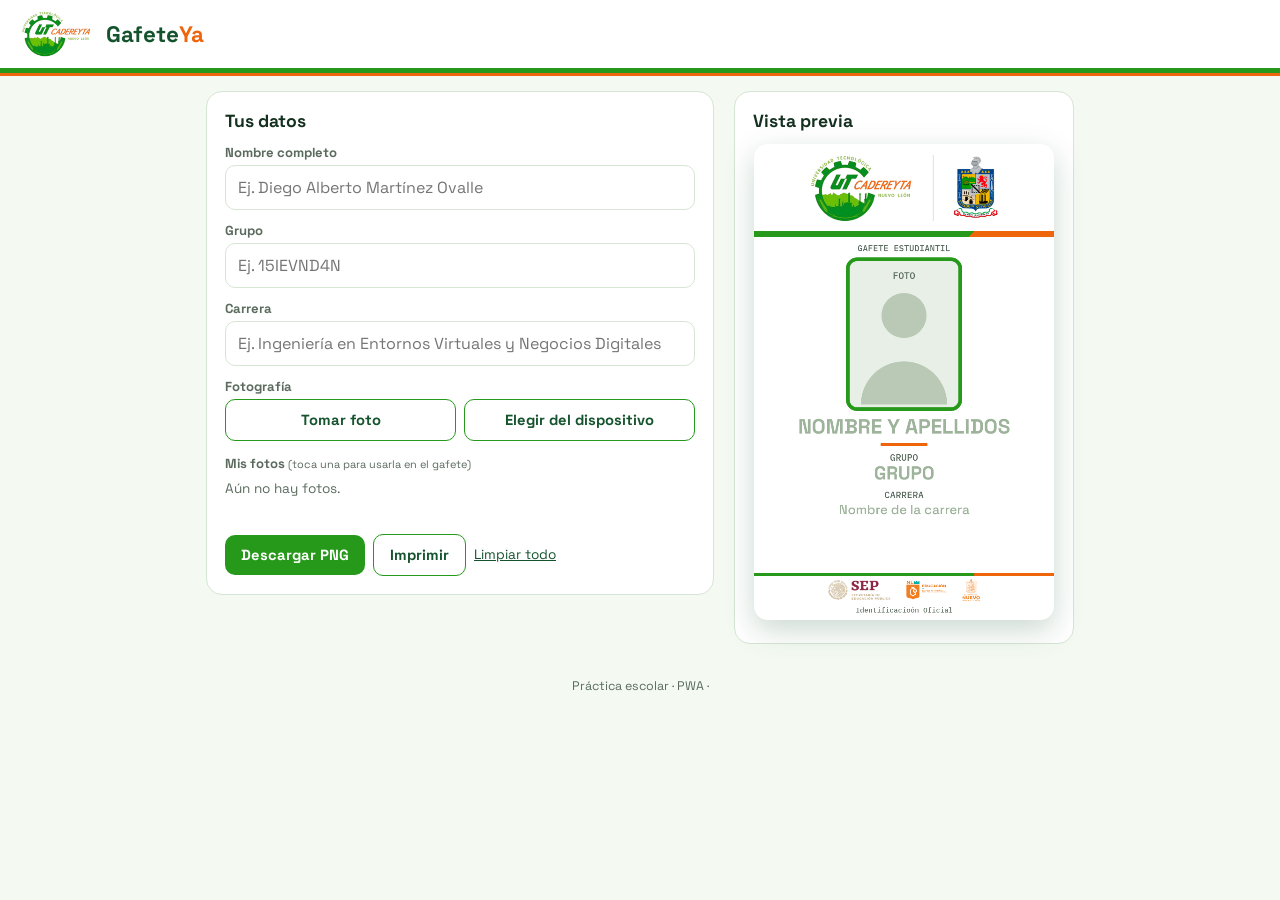
<file: PWA7/index.html>
<!DOCTYPE html>
<html lang="es">
<head>
  <meta charset="UTF-8" />
  <meta name="viewport" content="width=device-width, initial-scale=1" />
  <title>GafeteYa — Generador de gafetes estudiantiles</title>
  <meta name="theme-color" content="#26991b" />
  <link rel="manifest" href="manifest.json" />
  <link rel="icon" href="icons/icon-192x192.png" />
  <link rel="apple-touch-icon" href="icons/icon-192x192.png" />
  <link rel="preconnect" href="https://fonts.googleapis.com" />
  <link rel="preconnect" href="https://fonts.gstatic.com" crossorigin />
  <link href="https://fonts.googleapis.com/css2?family=Space+Grotesk:wght@500;700&family=IBM+Plex+Mono:wght@400;500&display=swap" rel="stylesheet" />
  <link rel="stylesheet" href="css/styles.css" />
</head>
<body>
  <header class="top">
    <div class="brand"><img src="icons/logo-ut.png" alt="Universidad Tecnológica Cadereyta" /><h1>Gafete<span>Ya</span></h1></div>
    <button id="install-btn" class="btn btn--light" type="button" hidden>Instalar app</button>
  </header>

  <main class="layout">
    <form id="form" class="form" autocomplete="off" novalidate>
      <h2>Tus datos</h2>

      <label for="f-name">Nombre completo</label>
      <input id="f-name" type="text" maxlength="60" placeholder="Ej. Diego Alberto Martínez Ovalle" required />

      <label for="f-group">Grupo</label>
      <input id="f-group" type="text" maxlength="14" placeholder="Ej. 15IEVND4N" required />

      <label for="f-career">Carrera</label>
      <input id="f-career" type="text" maxlength="80" list="careers" placeholder="Ej. Ingeniería en Entornos Virtuales y Negocios Digitales" required />
      <datalist id="careers">
        <option value="Ingeniería en Entornos Virtuales y Negocios Digitales"></option>
        <option value="Técnico Superior Universitario en Tecnologías de la Información"></option>
      </datalist>

      <label for="camara">Fotografía</label>
      <div class="photo-btns">
        <label class="btn btn--ghost" for="camara">Tomar foto</label>
        <label class="btn btn--ghost" for="subir">Elegir del dispositivo</label>
      </div>
      <input id="camara" class="sr" type="file" accept="image/*" capture="user" />
      <input id="subir" class="sr" type="file" accept="image/*" />

      <div class="gal-head">
        <span>Mis fotos <small>(toca una para usarla en el gafete)</small></span>
        <button id="gal-clear" class="link-btn" type="button" hidden>Vaciar</button>
      </div>
      <div id="galeria" class="galeria"></div>

      <fieldset id="adjust" class="adjust" hidden>
        <legend>Ajustar foto</legend>
        <label for="a-zoom">Zoom</label><input id="a-zoom" type="range" min="1" max="3" step="0.05" value="1" />
        <label for="a-x">Izquierda / derecha</label><input id="a-x" type="range" min="-1" max="1" step="0.02" value="0" />
        <label for="a-y">Arriba / abajo</label><input id="a-y" type="range" min="-1" max="1" step="0.02" value="0" />
        <button id="photo-remove" class="link-btn" type="button">Quitar foto</button>
      </fieldset>

      <p id="msg" class="msg" role="status"></p>

      <div class="actions">
        <button id="download-btn" class="btn" type="button">Descargar PNG</button>
        <button id="share-btn" class="btn btn--ghost" type="button" hidden>Compartir</button>
        <button id="print-btn" class="btn btn--ghost" type="button">Imprimir</button>
        <button id="reset-btn" class="link-btn" type="reset">Limpiar todo</button>
      </div>
    </form>

    <section class="preview" aria-label="Vista previa del gafete">
      <h2>Vista previa</h2>
      <canvas id="badge" width="640" height="1016" aria-label="Gafete estudiantil generado"></canvas>
    </section>
  </main>

  <img id="print-img" alt="Gafete para imprimir" />
  <footer class="foot">Práctica escolar · PWA · </footer>

  <script src="js/app.js"></script>
  </body>
</html>
</file>
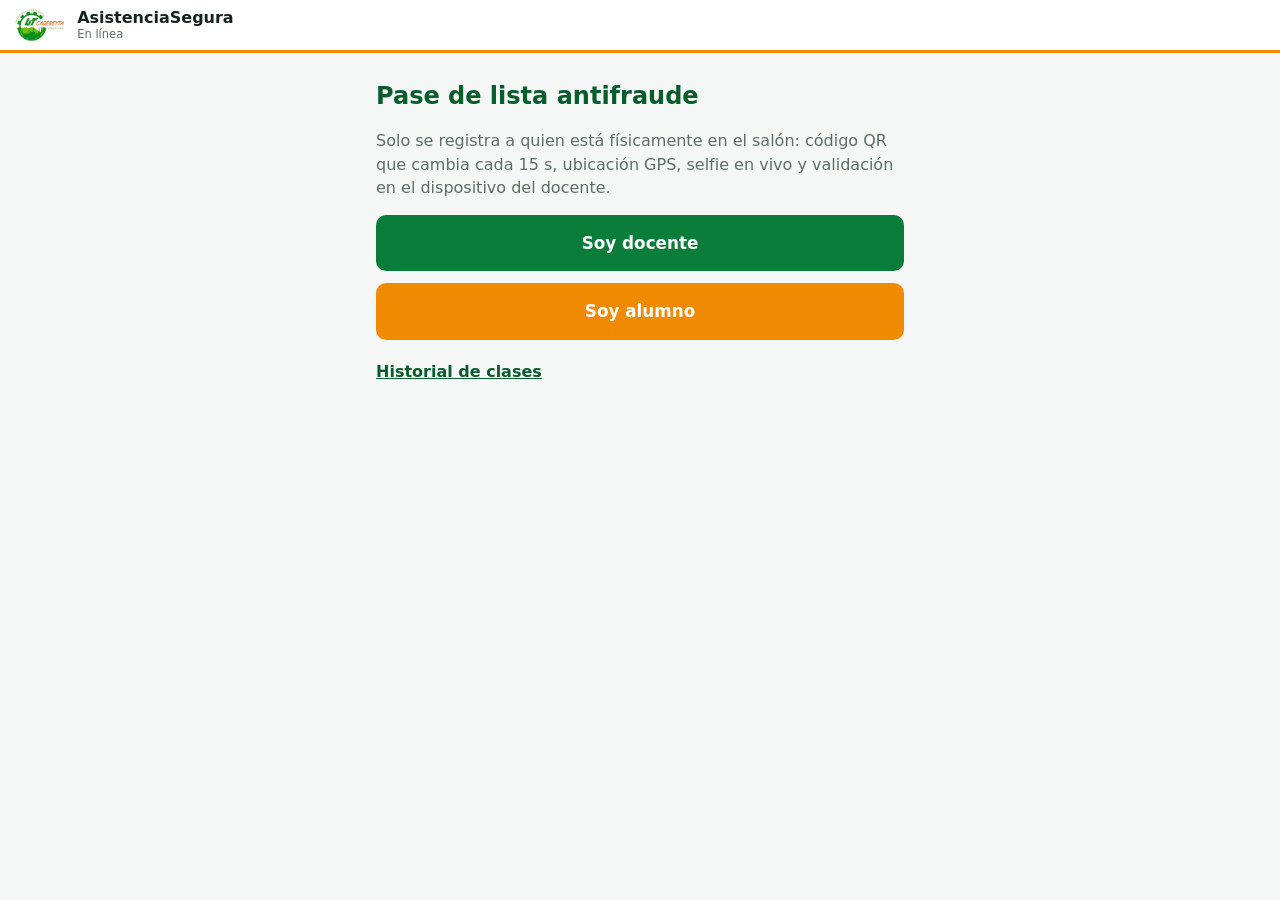
<file: PWA8/index.html>
<!DOCTYPE html>
<html lang="es">
<head>
<meta charset="UTF-8">
<meta name="viewport" content="width=device-width, initial-scale=1, viewport-fit=cover">
<meta name="theme-color" content="#0a7d3b">
<meta name="description" content="Pase de lista antifraude: solo cuenta si estás dentro del salón.">
<title>AsistenciaSegura · UT Cadereyta</title>
<link rel="manifest" href="manifest.json">
<link rel="icon" href="icons/icon-192x192.png">
<link rel="apple-touch-icon" href="icons/icon-192x192.png">
<link rel="stylesheet" href="css/styles.css">
</head>
<body>
<header class="top">
  <img src="icons/logo-ut.png" alt="UT Cadereyta" class="logo">
  <div><b>AsistenciaSegura</b><small id="net">…</small></div>
  <button id="btn-home" class="ghost" hidden>Inicio</button>
</header>

<main>
  <!-- INICIO -->
  <section data-view="home">
    <h1>Pase de lista antifraude</h1>
    <p class="muted">Solo se registra a quien está físicamente en el salón: código QR que cambia cada 15 s, ubicación GPS, selfie en vivo y validación en el dispositivo del docente.</p>
    <button class="big" id="go-doc">Soy docente</button>
    <button class="big alt" id="go-alu">Soy alumno</button>
    <div id="resume" class="note" hidden>
      Hay una clase sin cerrar: <b id="resume-name"></b>
      <div class="row"><button id="resume-go">Continuar clase</button><button class="ghost" id="resume-drop">Descartar</button></div>
    </div>
    <button class="link" id="go-hist">Historial de clases</button>
  </section>

  <!-- DOCENTE: configuración -->
  <section data-view="doc-setup" hidden>
    <h2>Nueva clase</h2>
    <label>Materia<input id="f-materia" maxlength="60" placeholder="Programación de Aplicaciones Web Progresivas"></label>
    <label>Grupo<input id="f-grupo" maxlength="20" placeholder="15IEVND4N"></label>
    <label>Docente<input id="f-docente" maxlength="60" placeholder="Ing. Omar Alejandro Mata Garza"></label>
    <label>Radio permitido: <b id="radio-v">50</b> m
      <input id="f-radio" type="range" min="20" max="200" step="10" value="50"></label>
    <label class="check"><input id="f-selfie" type="checkbox" checked> Pedir selfie en vivo (recomendado)</label>
    <label>Lista del grupo (opcional) <small class="muted">una por línea: matrícula, nombre</small>
      <textarea id="f-roster" rows="4" placeholder="22001234, Ana López&#10;22001235, Luis Pérez"></textarea></label>
    <div class="note">Al iniciar, el navegador pedirá tu ubicación: <b>tu posición es el centro del salón</b>. Inicia la clase estando dentro del aula.</div>
    <button class="big" id="start">Iniciar pase de lista</button>
    <p id="start-msg" class="msg" role="status"></p>
  </section>

  <!-- DOCENTE: clase en vivo -->
  <section data-view="doc-live" hidden>
    <div class="live-head"><b id="l-title"></b><small id="l-sub" class="muted"></small></div>
    <div class="qrbox">
      <canvas id="qr" width="260" height="260" aria-label="Código QR vigente"></canvas>
      <div class="bar"><i id="bar"></i></div>
      <div class="code" id="code">----</div>
      <small class="muted">Proyecta esta pantalla. El QR cambia cada 15 s: una captura no sirve.</small>
    </div>
    <div class="stats">
      <div><b id="s-ok">0</b><small>Presentes</small></div>
      <div><b id="s-dud">0</b><small>Por revisar</small></div>
      <div><b id="s-rej">0</b><small>Rechazadas</small></div>
    </div>
    <ul id="list" class="list"></ul>
    <div class="row">
      <button id="finish">Terminar y exportar</button>
    </div>
  </section>

  <!-- ALUMNO -->
  <section data-view="alu" hidden>
    <h2>Registrar asistencia</h2>
    <div id="a-profile">
      <label>Nombre completo<input id="a-nombre" maxlength="60" autocomplete="name"></label>
      <label>Matrícula<input id="a-mat" maxlength="20" autocapitalize="characters"></label>
      <button class="big" id="a-scan">Escanear QR del salón</button>
      <details><summary>¿No puedes escanear? Escribe el código</summary>
        <label>Código de la pantalla<input id="a-code" placeholder="XXXX-XXXX-XXXXXX" autocapitalize="characters"></label>
        <button id="a-manual">Usar código</button></details>
    </div>
    <div id="a-cam" hidden>
      <video id="a-video" playsinline muted></video>
      <button class="ghost" id="a-cancel-scan">Cancelar</button>
    </div>
    <div id="a-flow" hidden>
      <ol class="steps" id="a-steps">
        <li data-s="conn">Conectando con el docente</li>
        <li data-s="gps">Verificando tu ubicación</li>
        <li data-s="selfie">Selfie en vivo</li>
        <li data-s="send">Enviando</li>
      </ol>
      <div id="a-selfie" hidden>
        <video id="a-selfie-video" playsinline muted></video>
        <button class="big" id="a-snap">Tomar selfie y enviar</button>
      </div>
    </div>
    <div id="a-result" class="result" hidden><b id="r-title"></b><p id="r-text"></p><button id="r-again" class="ghost">Volver</button></div>
    <p id="a-msg" class="msg" role="status"></p>
    <h3>Mis registros</h3>
    <ul id="a-hist" class="list small"></ul>
  </section>

  <!-- HISTORIAL -->
  <section data-view="hist" hidden>
    <h2>Historial de clases</h2>
    <ul id="h-list" class="list"></ul>
    <p class="muted" id="h-empty">Aún no hay clases cerradas en este dispositivo.</p>
  </section>
</main>

<div id="viewer" hidden><img alt="Selfie"><button class="ghost">Cerrar</button></div>

<script src="js/vendor/peerjs.min.js"></script>
<script src="js/vendor/jsQR.js"></script>
<script src="js/vendor/qrcode.js"></script>
<script src="js/config.js"></script>
<script src="js/core.js"></script>
<script src="js/app.js"></script>
</body>
</html>
</file>
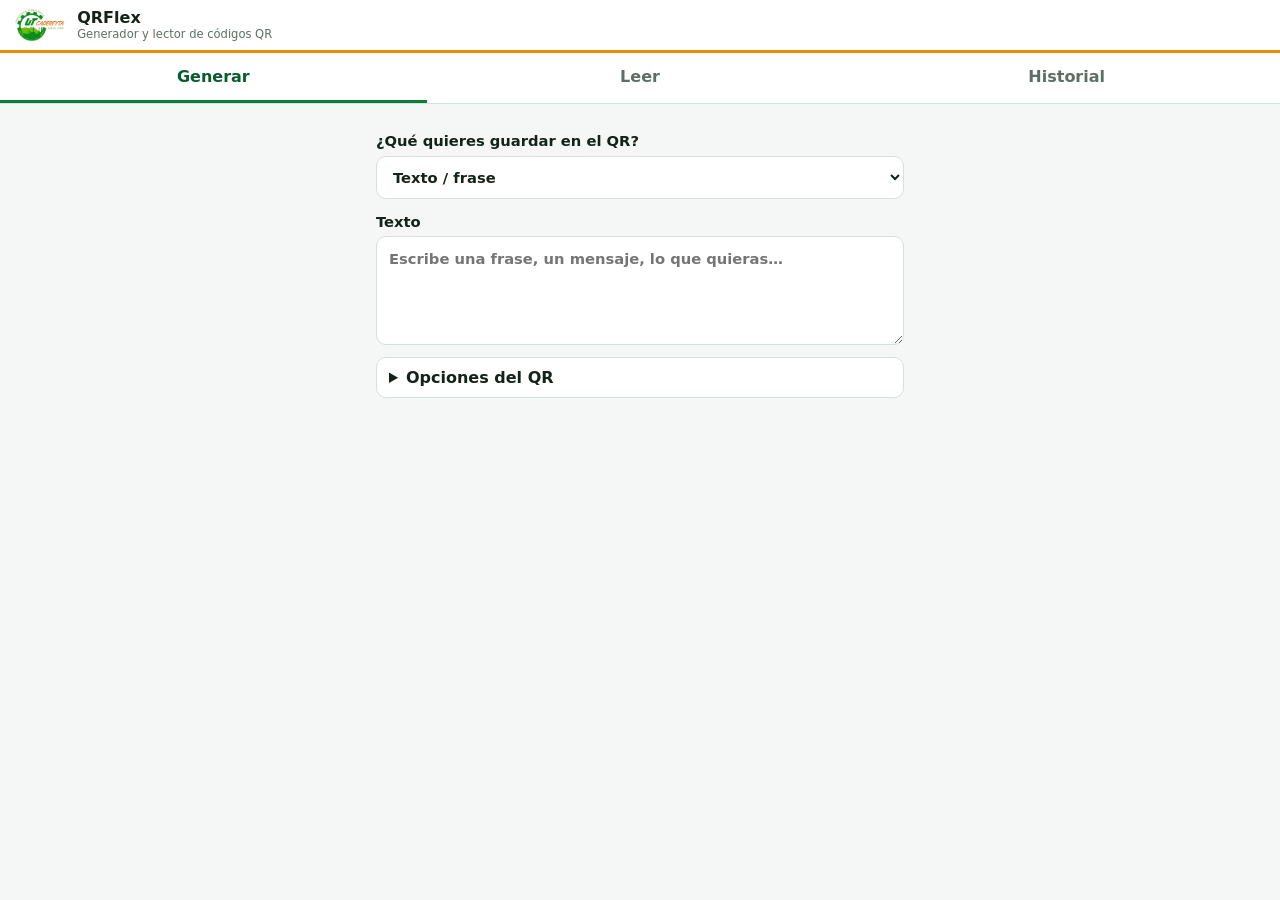
<file: PWA9/index.html>
<!DOCTYPE html>
<html lang="es">
<head>
<meta charset="UTF-8">
<meta name="viewport" content="width=device-width, initial-scale=1, viewport-fit=cover">
<meta name="theme-color" content="#0a7d3b">
<meta name="description" content="Genera y lee códigos QR de texto, enlaces, imágenes, Wi-Fi, contactos y más.">
<title>QRFlex · Generador y lector QR</title>
<link rel="manifest" href="manifest.json">
<link rel="icon" href="icons/icon-192x192.png">
<link rel="apple-touch-icon" href="icons/icon-192x192.png">
<link rel="stylesheet" href="css/styles.css">
</head>
<body>
<header class="top">
  <img src="icons/logo-ut.png" alt="UT Cadereyta" class="logo">
  <div><b>QRFlex</b><small>Generador y lector de códigos QR</small></div>
</header>
<nav class="tabs" role="tablist">
  <button role="tab" data-tab="gen" aria-selected="true">Generar</button>
  <button role="tab" data-tab="leer" aria-selected="false">Leer</button>
  <button role="tab" data-tab="hist" aria-selected="false">Historial</button>
</nav>

<main>
<!-- GENERAR -->
<section data-panel="gen">
  <label>¿Qué quieres guardar en el QR?
    <select id="g-tipo">
      <option value="texto">Texto / frase</option>
      <option value="url">Enlace (URL)</option>
      <option value="imagen">Imagen</option>
      <option value="wifi">Red Wi-Fi</option>
      <option value="contacto">Contacto</option>
      <option value="correo">Correo</option>
      <option value="tel">Teléfono</option>
      <option value="geo">Ubicación</option>
    </select></label>

  <div data-f="texto"><label>Texto<textarea id="f-texto" rows="4" placeholder="Escribe una frase, un mensaje, lo que quieras…"></textarea></label></div>
  <div data-f="url" hidden><label>Enlace<input id="f-url" inputmode="url" placeholder="utcadereyta.edu.mx"></label></div>
  <div data-f="imagen" hidden>
    <label>Imagen<input id="f-img" type="file" accept="image/*"></label>
    <label>Calidad
      <select id="f-imgq"><option value="700">Fácil de escanear (muy pequeña)</option><option value="1400" selected>Equilibrada</option><option value="2300">Más detalle (QR muy denso)</option></select></label>
    <p class="note">Un QR guarda pocos datos (≈3 KB como máximo), así que la imagen se reduce y comprime automáticamente. Funciona bien con logos, íconos e ilustraciones simples; una foto grande perderá mucho detalle.</p>
    <div id="img-info" class="muted"></div>
  </div>
  <div data-f="wifi" hidden>
    <label>Nombre de la red (SSID)<input id="f-ssid" maxlength="32"></label>
    <label>Contraseña<input id="f-wpass" maxlength="63"></label>
    <label>Seguridad<select id="f-seg"><option>WPA</option><option>WEP</option><option value="nopass">Sin contraseña</option></select></label>
  </div>
  <div data-f="contacto" hidden>
    <label>Nombre<input id="f-cn" maxlength="60"></label>
    <label>Teléfono<input id="f-ct" inputmode="tel" maxlength="25"></label>
    <label>Correo<input id="f-ce" inputmode="email" maxlength="60"></label>
    <label>Empresa / escuela<input id="f-co" maxlength="60"></label>
  </div>
  <div data-f="correo" hidden>
    <label>Correo<input id="f-me" inputmode="email"></label>
    <label>Asunto (opcional)<input id="f-ma"></label>
  </div>
  <div data-f="tel" hidden><label>Teléfono<input id="f-tel" inputmode="tel"></label></div>
  <div data-f="geo" hidden>
    <label>Latitud<input id="f-lat" inputmode="decimal" placeholder="25.5833"></label>
    <label>Longitud<input id="f-lng" inputmode="decimal" placeholder="-99.9833"></label>
    <button class="ghost" id="f-here" type="button">Usar mi ubicación actual</button>
  </div>

  <details class="opts"><summary>Opciones del QR</summary>
    <div class="row2">
      <label>Color<input id="o-fg" type="color" value="#075d2c"></label>
      <label>Fondo<input id="o-bg" type="color" value="#ffffff"></label>
    </div>
    <label>Corrección de errores
      <select id="o-ecc"><option value="L">Baja (más datos)</option><option value="M" selected>Media</option><option value="Q">Alta</option><option value="H">Máxima (más resistente)</option></select></label>
  </details>

  <p id="g-msg" class="msg" role="status"></p>
  <div id="g-out" class="qrbox" hidden>
    <canvas id="g-canvas" aria-label="Código QR generado"></canvas>
    <div id="g-meta" class="muted"></div>
    <div class="row">
      <button id="g-dl">Descargar PNG</button>
      <button id="g-share" class="ghost" hidden>Compartir</button>
      <button id="g-copy" class="ghost">Copiar contenido</button>
    </div>
  </div>
</section>

<!-- LEER -->
<section data-panel="leer" hidden>
  <div id="r-start">
    <button class="big" id="r-cam">Escanear con la cámara</button>
    <label class="drop" id="r-drop">Subir foto o captura de un QR
      <input id="r-file" type="file" accept="image/*"><small class="muted">También puedes arrastrar la imagen aquí</small></label>
  </div>
  <div id="r-live" hidden>
    <video id="r-video" playsinline muted></video>
    <button class="ghost" id="r-stop">Detener cámara</button>
  </div>
  <p id="r-msg" class="msg" role="status"></p>
  <div id="r-res" class="result" hidden>
    <small class="muted" id="r-kind"></small>
    <div id="r-body"></div>
    <div class="row wrap" id="r-acts"></div>
  </div>
</section>

<!-- HISTORIAL -->
<section data-panel="hist" hidden>
  <ul id="h-list" class="list"></ul>
  <p id="h-empty" class="muted">Aún no hay movimientos.</p>
  <button class="ghost" id="h-clear">Borrar historial</button>
</section>
</main>

<script src="js/vendor/jsQR.js"></script>
<script src="js/vendor/qrcode.js"></script>
<script src="js/core.js"></script>
<script src="js/app.js"></script>
</body>
</html>
</file>
<file: PWA1/css/styles.css>
:root {
  --bg: #f5f6f8;
  --surface: #ffffff;
  --border: #e2e5eb;
  --ink: #1c2430;
  --muted: #67707d;
  --primary: #0f766e;
  --primary-dark: #0b5c56;
  --primary-tint: #e6f4f2;

  --status-pendiente: #b45309;
  --status-pendiente-bg: #fef3e2;
  --status-en_revision: #6d28d9;
  --status-en_revision-bg: #f1ebfd;
  --status-en_proceso: #b45309;
  --status-en_proceso-bg: #fef3e2;
  --status-resuelto: #15803d;
  --status-resuelto-bg: #e8f7ec;

  --radius: 10px;
  --shadow: 0 2px 10px rgba(20, 25, 35, 0.06);
  --shadow-lg: 0 12px 32px rgba(20, 25, 35, 0.18);
}

* { box-sizing: border-box; }

body {
  margin: 0;
  background: var(--bg);
  color: var(--ink);
  font-family: "Space Grotesk", system-ui, sans-serif;
}

.mono { font-family: "IBM Plex Mono", ui-monospace, monospace; }

button {
  font-family: inherit;
  cursor: pointer;
}

:focus-visible {
  outline: 2px solid var(--primary);
  outline-offset: 2px;
}

/* ---------- Login ---------- */

.login-screen {
  min-height: 100vh;
  display: flex;
  align-items: center;
  justify-content: center;
  background: linear-gradient(160deg, #0b3b36, #0f766e 55%, #14867d);
  padding: 24px;
}

.login-screen[hidden] {
  display: none;
}

.login-card {
  background: var(--surface);
  border-radius: 16px;
  padding: 36px 32px;
  width: 100%;
  max-width: 420px;
  box-shadow: var(--shadow-lg);
}

.login-eyebrow {
  display: block;
  font-size: 0.78rem;
  color: var(--primary);
  margin-bottom: 10px;
}

.login-card h1 {
  margin: 0 0 8px;
  font-size: 1.6rem;
}

.login-hint {
  margin: 0 0 24px;
  color: var(--muted);
  font-size: 0.9rem;
  line-height: 1.5;
}

.field-label {
  display: block;
  font-size: 0.8rem;
  color: var(--muted);
  margin-bottom: 6px;
  margin-top: 18px;
}

.text-input {
  width: 100%;
  padding: 11px 13px;
  border: 1px solid var(--border);
  border-radius: 8px;
  font-size: 0.95rem;
  font-family: inherit;
  color: var(--ink);
  background: var(--bg);
}

.text-input:focus {
  border-color: var(--primary);
  outline: none;
}

.role-options {
  display: flex;
  flex-direction: column;
  gap: 8px;
}

.role-btn {
  display: flex;
  flex-direction: column;
  align-items: flex-start;
  gap: 2px;
  text-align: left;
  background: var(--bg);
  border: 1.5px solid var(--border);
  border-radius: 8px;
  padding: 12px 14px;
  transition: border-color 0.15s ease, background 0.15s ease;
}

.role-btn:hover {
  border-color: var(--primary);
}

.role-btn.selected {
  border-color: var(--primary);
  background: var(--primary-tint);
}

.role-btn__title {
  font-weight: 600;
  font-size: 0.95rem;
}

.role-btn__desc {
  font-size: 0.8rem;
  color: var(--muted);
}

.btn-primary {
  width: 100%;
  margin-top: 24px;
  padding: 12px;
  border: none;
  border-radius: 8px;
  background: var(--primary);
  color: white;
  font-weight: 600;
  font-size: 0.95rem;
  transition: background 0.15s ease, opacity 0.15s ease;
}

.btn-primary:hover:not(:disabled) { background: var(--primary-dark); }

.btn-primary:disabled {
  opacity: 0.5;
  cursor: not-allowed;
}

/* ---------- Topbar ---------- */

.topbar {
  display: flex;
  align-items: center;
  justify-content: space-between;
  background: var(--surface);
  border-bottom: 1px solid var(--border);
  padding: 14px 24px;
  position: sticky;
  top: 0;
  z-index: 100;
}

.topbar__brand {
  display: flex;
  align-items: center;
  gap: 8px;
  font-weight: 700;
  font-size: 1.1rem;
}

.topbar__right {
  display: flex;
  align-items: center;
  gap: 14px;
}

.btn-ghost {
  border: 1px solid var(--border);
  background: transparent;
  color: var(--ink);
  padding: 7px 12px;
  border-radius: 7px;
  font-size: 0.82rem;
}

.btn-ghost:hover { border-color: var(--primary); color: var(--primary); }

.btn-ghost.active {
  border-color: var(--status-resuelto);
  color: var(--status-resuelto);
}

.user-chip {
  display: flex;
  flex-direction: column;
  align-items: flex-end;
  line-height: 1.25;
}

.user-chip__name { font-size: 0.88rem; font-weight: 600; }
.user-chip__role {
  font-size: 0.72rem;
  color: var(--primary);
  text-transform: capitalize;
}

/* ---------- Layout general ---------- */

.view-root {
  max-width: 980px;
  margin: 0 auto;
  padding: 28px 20px 64px;
}

.view-header {
  display: flex;
  justify-content: space-between;
  align-items: flex-end;
  flex-wrap: wrap;
  gap: 12px;
  margin-bottom: 22px;
}

.view-header h1 {
  font-size: 1.5rem;
  margin: 0 0 4px;
}

.view-header p {
  margin: 0;
  color: var(--muted);
  font-size: 0.9rem;
}

.tabs {
  display: flex;
  gap: 6px;
  margin-bottom: 22px;
  border-bottom: 1px solid var(--border);
}

.tab-btn {
  background: none;
  border: none;
  padding: 10px 4px;
  font-size: 0.92rem;
  color: var(--muted);
  border-bottom: 2px solid transparent;
  margin-right: 18px;
}

.tab-btn.active {
  color: var(--primary);
  border-bottom-color: var(--primary);
  font-weight: 600;
}

/* ---------- Stats (admin) ---------- */

.stats-row {
  display: grid;
  grid-template-columns: repeat(auto-fit, minmax(140px, 1fr));
  gap: 12px;
  margin-bottom: 26px;
}

.stat-card {
  background: var(--surface);
  border: 1px solid var(--border);
  border-radius: var(--radius);
  padding: 16px;
}

.stat-card__value {
  font-size: 1.6rem;
  font-weight: 700;
}

.stat-card__label {
  font-size: 0.78rem;
  color: var(--muted);
}

/* ---------- Filtros ---------- */

.filters {
  display: flex;
  gap: 10px;
  margin-bottom: 18px;
  flex-wrap: wrap;
}

.select-input {
  padding: 8px 10px;
  border: 1px solid var(--border);
  border-radius: 7px;
  background: var(--surface);
  font-family: inherit;
  font-size: 0.85rem;
  color: var(--ink);
}

/* ---------- Formulario de nuevo reporte ---------- */

.report-form {
  background: var(--surface);
  border: 1px solid var(--border);
  border-radius: var(--radius);
  padding: 24px;
  max-width: 560px;
  display: flex;
  flex-direction: column;
  gap: 16px;
}

.report-form label {
  font-size: 0.82rem;
  color: var(--muted);
  display: block;
  margin-bottom: 6px;
}

.textarea-input {
  width: 100%;
  padding: 11px 13px;
  border: 1px solid var(--border);
  border-radius: 8px;
  font-family: inherit;
  font-size: 0.92rem;
  resize: vertical;
  min-height: 90px;
}

.file-drop {
  border: 1.5px dashed var(--border);
  border-radius: 8px;
  padding: 18px;
  text-align: center;
  font-size: 0.85rem;
  color: var(--muted);
  cursor: pointer;
  position: relative;
}

.file-drop:hover { border-color: var(--primary); }

.file-drop input[type="file"] {
  position: absolute;
  inset: 0;
  opacity: 0;
  cursor: pointer;
}

.file-preview {
  margin-top: 10px;
  max-width: 100%;
  max-height: 160px;
  border-radius: 8px;
  display: none;
}

/* ---------- Lista / cards de reportes ---------- */

.reports-list {
  display: flex;
  flex-direction: column;
  gap: 10px;
}

.report-card {
  display: flex;
  gap: 14px;
  background: var(--surface);
  border: 1px solid var(--border);
  border-radius: var(--radius);
  padding: 14px;
  cursor: pointer;
  box-shadow: var(--shadow);
  align-items: center;
  transition: transform 0.15s ease;
}

.report-card:hover { transform: translateY(-1px); }

.report-card__thumb {
  width: 56px;
  height: 56px;
  border-radius: 8px;
  object-fit: cover;
  background: var(--bg);
  flex-shrink: 0;
}

.report-card__thumb--empty {
  display: flex;
  align-items: center;
  justify-content: center;
  font-size: 1.3rem;
  color: var(--border);
}

.report-card__main {
  flex: 1;
  min-width: 0;
}

.report-card__title {
  font-weight: 600;
  font-size: 0.96rem;
  margin-bottom: 2px;
  white-space: nowrap;
  overflow: hidden;
  text-overflow: ellipsis;
}

.report-card__meta {
  font-size: 0.8rem;
  color: var(--muted);
}

.badge {
  font-size: 0.72rem;
  font-weight: 600;
  padding: 4px 10px;
  border-radius: 999px;
  white-space: nowrap;
}

.badge--pendiente { color: var(--status-pendiente); background: var(--status-pendiente-bg); }
.badge--en_revision { color: var(--status-en_revision); background: var(--status-en_revision-bg); }
.badge--en_proceso { color: var(--status-en_proceso); background: var(--status-en_proceso-bg); }
.badge--resuelto { color: var(--status-resuelto); background: var(--status-resuelto-bg); }

.empty-state {
  text-align: center;
  color: var(--muted);
  padding: 40px 20px;
  font-size: 0.9rem;
}

/* ---------- Overlay de detalle ---------- */

.detail-overlay {
  position: fixed;
  inset: 0;
  background: rgba(15, 20, 30, 0.55);
  display: flex;
  align-items: flex-end;
  justify-content: center;
  z-index: 1000;
}

.detail-overlay[hidden] { display: none; }

.detail-panel {
  position: relative;
  background: var(--surface);
  width: 100%;
  max-width: 620px;
  max-height: 92vh;
  overflow-y: auto;
  border-radius: 18px 18px 0 0;
  padding: 26px;
}

.detail-panel__close {
  position: absolute;
  top: 16px;
  right: 16px;
  border: none;
  background: var(--bg);
  width: 32px;
  height: 32px;
  border-radius: 50%;
  font-size: 0.9rem;
}

.detail-id { font-size: 0.78rem; color: var(--muted); margin-bottom: 4px; }
.detail-title { font-size: 1.25rem; font-weight: 700; margin: 0 0 14px; padding-right: 36px; }

.detail-image {
  width: 100%;
  max-height: 260px;
  object-fit: cover;
  border-radius: 10px;
  margin-bottom: 16px;
}

.detail-grid {
  display: grid;
  grid-template-columns: 1fr 1fr;
  gap: 12px 20px;
  margin-bottom: 20px;
  font-size: 0.9rem;
}

.detail-grid dt { font-size: 0.75rem; color: var(--muted); margin-bottom: 2px; }
.detail-grid dd { margin: 0; font-weight: 500; }

.update-row {
  display: flex;
  gap: 10px;
  align-items: center;
  margin-bottom: 20px;
  flex-wrap: wrap;
}

.timeline {
  border-top: 1px solid var(--border);
  padding-top: 16px;
}

.timeline h3 {
  font-size: 0.85rem;
  color: var(--muted);
  margin: 0 0 12px;
  font-weight: 600;
}

.timeline-item {
  display: flex;
  gap: 12px;
  padding-bottom: 14px;
  position: relative;
}

.timeline-item::before {
  content: "";
  width: 8px;
  height: 8px;
  border-radius: 50%;
  background: var(--primary);
  margin-top: 5px;
  flex-shrink: 0;
}

.timeline-item__body { font-size: 0.85rem; }
.timeline-item__meta { color: var(--muted); font-size: 0.76rem; margin-top: 2px; }

/* ---------- Toast ---------- */

.toast {
  position: fixed;
  bottom: 24px;
  left: 50%;
  transform: translateX(-50%);
  background: var(--ink);
  color: white;
  padding: 12px 20px;
  border-radius: 8px;
  font-size: 0.88rem;
  box-shadow: var(--shadow-lg);
  z-index: 1100;
}

.toast[hidden] { display: none; }

@media (max-width: 560px) {
  .detail-grid { grid-template-columns: 1fr; }
  .topbar__right { gap: 8px; }
  .user-chip { display: none; }
}
</file>
<file: PWA3/css/styles.css>
:root {
  --bg: #f7f7fb;
  --surface: #ffffff;
  --border: #e4e4ee;
  --ink: #1a1b25;
  --muted: #6b6d80;
  --primary: #4f46e5;
  --primary-dark: #4338ca;
  --primary-tint: #edecfd;

  --urgente: #dc2626;
  --urgente-bg: #fde8e8;
  --media: #d97706;
  --media-bg: #fef3e2;
  --baja: #16a34a;
  --baja-bg: #e8f7ec;

  --estado-pendiente: #6b6d80;
  --estado-pendiente-bg: #eceef2;
  --estado-en_curso: #2563eb;
  --estado-en_curso-bg: #e7eefd;
  --estado-completada: #16a34a;
  --estado-completada-bg: #e8f7ec;

  --radius: 10px;
  --shadow: 0 2px 10px rgba(20, 20, 35, 0.06);
}

* { box-sizing: border-box; }

body {
  margin: 0;
  background: var(--bg);
  color: var(--ink);
  font-family: "Space Grotesk", system-ui, sans-serif;
}

.mono { font-family: "IBM Plex Mono", ui-monospace, monospace; }

:focus-visible {
  outline: 2px solid var(--primary);
  outline-offset: 2px;
}

button { font-family: inherit; cursor: pointer; }

/* ---------- Topbar ---------- */

.topbar {
  background: var(--surface);
  border-bottom: 1px solid var(--border);
  padding: 16px 24px;
}

.topbar__brand {
  display: flex;
  align-items: center;
  gap: 8px;
  font-weight: 700;
  font-size: 1.15rem;
  max-width: 1100px;
  margin: 0 auto;
}

/* ---------- Layout ---------- */

.content {
  max-width: 1100px;
  margin: 0 auto;
  padding: 28px 20px 60px;
}

.stats-row {
  display: grid;
  grid-template-columns: repeat(3, 1fr);
  gap: 14px;
  margin-bottom: 26px;
}

.stat-card {
  background: var(--surface);
  border: 1px solid var(--border);
  border-radius: var(--radius);
  padding: 18px;
  text-align: center;
  box-shadow: var(--shadow);
}

.stat-card__value {
  display: block;
  font-size: 1.9rem;
  font-weight: 700;
  color: var(--primary);
}

.stat-card__label {
  font-size: 0.8rem;
  color: var(--muted);
}

.layout {
  display: grid;
  grid-template-columns: 320px 1fr;
  gap: 20px;
  align-items: start;
}

.panel {
  background: var(--surface);
  border: 1px solid var(--border);
  border-radius: var(--radius);
  padding: 22px;
  box-shadow: var(--shadow);
}

.panel h2 {
  font-size: 1.05rem;
  margin: 0 0 16px;
}

/* ---------- Formulario ---------- */

#task-form label {
  display: block;
  font-size: 0.8rem;
  color: var(--muted);
  margin: 14px 0 6px;
}

#task-form label:first-of-type { margin-top: 0; }

.text-input,
.textarea-input {
  width: 100%;
  padding: 10px 12px;
  border: 1px solid var(--border);
  border-radius: 8px;
  font-family: inherit;
  font-size: 0.9rem;
  color: var(--ink);
}

.textarea-input {
  min-height: 70px;
  resize: vertical;
}

.text-input:focus,
.textarea-input:focus,
.select-input:focus {
  border-color: var(--primary);
  outline: none;
}

.select-input {
  padding: 9px 10px;
  border: 1px solid var(--border);
  border-radius: 7px;
  background: var(--surface);
  font-family: inherit;
  font-size: 0.85rem;
  color: var(--ink);
}

.select-input--block { width: 100%; }

.priority-options {
  display: flex;
  gap: 8px;
}

.priority-btn {
  flex: 1;
  padding: 9px 4px;
  border-radius: 7px;
  border: 1.5px solid var(--border);
  background: var(--surface);
  font-size: 0.82rem;
  font-weight: 600;
  color: var(--muted);
  transition: all 0.15s ease;
}

.priority-btn--urgente.selected { border-color: var(--urgente); background: var(--urgente-bg); color: var(--urgente); }
.priority-btn--media.selected { border-color: var(--media); background: var(--media-bg); color: var(--media); }
.priority-btn--baja.selected { border-color: var(--baja); background: var(--baja-bg); color: var(--baja); }

.btn-primary {
  width: 100%;
  margin-top: 20px;
  padding: 12px;
  border: none;
  border-radius: 8px;
  background: var(--primary);
  color: white;
  font-weight: 600;
  font-size: 0.92rem;
}

.btn-primary:hover { background: var(--primary-dark); }

/* ---------- Buscador y filtros ---------- */

.tasks-panel__header {
  display: flex;
  justify-content: space-between;
  align-items: center;
}

.search-bar {
  display: flex;
  align-items: center;
  gap: 8px;
  border: 1px solid var(--border);
  border-radius: 8px;
  padding: 9px 12px;
  margin: 14px 0 12px;
}

.search-bar__icon { opacity: 0.6; font-size: 0.9rem; }

.search-bar__input {
  border: none;
  outline: none;
  flex: 1;
  font-family: inherit;
  font-size: 0.9rem;
  background: transparent;
}

.filters {
  display: flex;
  gap: 10px;
  margin-bottom: 18px;
  flex-wrap: wrap;
}

/* ---------- Lista de tareas (ul > li) ---------- */

.tasks-list {
  list-style: none;
  margin: 0;
  padding: 0;
  display: flex;
  flex-direction: column;
  gap: 10px;
}

.task-item {
  display: flex;
  gap: 12px;
  align-items: flex-start;
  border: 1px solid var(--border);
  border-left: 4px solid var(--border);
  border-radius: 8px;
  padding: 14px;
}

.task-item.priority-urgente { border-left-color: var(--urgente); }
.task-item.priority-media { border-left-color: var(--media); }
.task-item.priority-baja { border-left-color: var(--baja); }

.task-item__main { flex: 1; min-width: 0; }

.task-item__top {
  display: flex;
  justify-content: space-between;
  gap: 10px;
  align-items: baseline;
}

.task-item__title {
  font-weight: 600;
  font-size: 0.96rem;
}

.task-item__title.done {
  text-decoration: line-through;
  color: var(--muted);
}

.task-item__meta {
  font-size: 0.78rem;
  color: var(--muted);
  margin-top: 3px;
}

.task-item__desc {
  font-size: 0.85rem;
  color: var(--muted);
  margin: 6px 0 0;
}

.task-item__controls {
  display: flex;
  flex-direction: column;
  align-items: flex-end;
  gap: 8px;
  flex-shrink: 0;
}

.pill {
  font-size: 0.7rem;
  font-weight: 600;
  padding: 3px 9px;
  border-radius: 999px;
  white-space: nowrap;
}

.pill--urgente { color: var(--urgente); background: var(--urgente-bg); }
.pill--media { color: var(--media); background: var(--media-bg); }
.pill--baja { color: var(--baja); background: var(--baja-bg); }

.estado-select {
  font-size: 0.76rem;
  padding: 5px 8px;
  border-radius: 6px;
  border: 1px solid var(--border);
  font-family: inherit;
}

.estado-select.estado-pendiente { color: var(--estado-pendiente); }
.estado-select.estado-en_curso { color: var(--estado-en_curso); }
.estado-select.estado-completada { color: var(--estado-completada); }

.delete-btn {
  background: none;
  border: none;
  color: var(--muted);
  font-size: 0.8rem;
}

.delete-btn:hover { color: var(--urgente); }

.empty-state {
  text-align: center;
  color: var(--muted);
  padding: 40px 20px;
  font-size: 0.9rem;
}

@media (max-width: 760px) {
  .layout { grid-template-columns: 1fr; }
  .stats-row { grid-template-columns: 1fr; }
}
</file>
<file: PWA4/css/styles.css>
:root {
  --bg: #faf7f2;
  --surface: #ffffff;
  --border: #e8e2d8;
  --ink: #231f1a;
  --muted: #7a7266;
  --primary: #c2410c;
  --primary-dark: #9a3412;
  --primary-tint: #fdeee4;
  --star: #e8a317;
  --good: #15803d;
  --bad: #b91c1c;
  --radius: 12px;
  --shadow: 0 2px 10px rgba(35, 31, 26, 0.06);
  --shadow-lg: 0 14px 36px rgba(35, 31, 26, 0.2);
}

* { box-sizing: border-box; }

body {
  margin: 0;
  background: var(--bg);
  color: var(--ink);
  font-family: "Space Grotesk", system-ui, sans-serif;
  -webkit-font-smoothing: antialiased;
}

.mono { font-family: "IBM Plex Mono", ui-monospace, monospace; }

button { font-family: inherit; cursor: pointer; }

:focus-visible {
  outline: 2px solid var(--primary);
  outline-offset: 2px;
}

[hidden] { display: none !important; }

/* ---------- Topbar ---------- */

.topbar {
  background: var(--surface);
  border-bottom: 1px solid var(--border);
  position: sticky;
  top: 0;
  z-index: 200;
}

.topbar__inner {
  max-width: 1180px;
  margin: 0 auto;
  padding: 12px 20px;
  display: flex;
  align-items: center;
  gap: 18px;
  flex-wrap: wrap;
}

.brand {
  display: flex;
  align-items: center;
  gap: 8px;
  text-decoration: none;
  color: var(--ink);
  font-weight: 700;
  font-size: 1.15rem;
}

.brand__mark {
  width: 30px;
  height: 30px;
  border-radius: 8px;
  background: var(--primary);
  color: white;
  display: grid;
  place-items: center;
  font-weight: 700;
}

.search-bar {
  flex: 1;
  min-width: 200px;
  display: flex;
  align-items: center;
  gap: 8px;
  background: var(--bg);
  border: 1px solid var(--border);
  border-radius: 10px;
  padding: 9px 12px;
}

.search-bar__input {
  border: none;
  outline: none;
  background: transparent;
  flex: 1;
  font-family: inherit;
  font-size: 0.92rem;
  color: var(--ink);
}

.nav {
  display: flex;
  gap: 4px;
}

.nav__btn {
  background: none;
  border: none;
  padding: 8px 12px;
  border-radius: 8px;
  font-size: 0.9rem;
  color: var(--muted);
  font-weight: 500;
}

.nav__btn:hover { color: var(--ink); }

.nav__btn.active {
  background: var(--primary-tint);
  color: var(--primary);
  font-weight: 600;
}

.count {
  display: inline-block;
  min-width: 18px;
  padding: 1px 6px;
  margin-left: 3px;
  border-radius: 999px;
  background: var(--primary);
  color: white;
  font-size: 0.7rem;
  text-align: center;
}

.count:empty,
.count[data-zero="true"] { display: none; }

/* ---------- Banner (quote API) ---------- */

.banner {
  background: var(--ink);
  color: #f3ece1;
  font-size: 0.85rem;
  padding: 9px 20px;
  text-align: center;
}

.banner__label {
  color: #f0a672;
  margin-right: 10px;
  font-size: 0.72rem;
}

/* ---------- Layout ---------- */

.content {
  max-width: 1180px;
  margin: 0 auto;
  padding: 24px 20px 40px;
  min-height: 70vh;
}

.view-title {
  font-size: 1.5rem;
  margin: 0 0 18px;
}

.toolbar {
  display: flex;
  justify-content: space-between;
  align-items: center;
  flex-wrap: wrap;
  gap: 12px;
  margin-bottom: 20px;
}

.toolbar__left { display: flex; gap: 10px; flex-wrap: wrap; }
.toolbar__info { font-size: 0.78rem; color: var(--muted); }

.select-input {
  padding: 9px 12px;
  border: 1px solid var(--border);
  border-radius: 8px;
  background: var(--surface);
  font-family: inherit;
  font-size: 0.86rem;
  color: var(--ink);
}

/* ---------- Productos ---------- */

.products-grid {
  display: grid;
  grid-template-columns: repeat(auto-fill, minmax(210px, 1fr));
  gap: 16px;
}

.product-card {
  background: var(--surface);
  border: 1px solid var(--border);
  border-radius: var(--radius);
  overflow: hidden;
  display: flex;
  flex-direction: column;
  position: relative;
  box-shadow: var(--shadow);
  transition: transform 0.15s ease, box-shadow 0.15s ease;
}

.product-card:hover {
  transform: translateY(-2px);
  box-shadow: 0 8px 20px rgba(35, 31, 26, 0.12);
}

.product-card__img-wrap {
  background: #f4efe7;
  aspect-ratio: 1;
  cursor: pointer;
  display: grid;
  place-items: center;
}

.product-card__img {
  width: 100%;
  height: 100%;
  object-fit: contain;
}

.fav-btn {
  position: absolute;
  top: 10px;
  right: 10px;
  width: 34px;
  height: 34px;
  border-radius: 50%;
  border: none;
  background: rgba(255, 255, 255, 0.92);
  font-size: 1.05rem;
  line-height: 1;
  color: var(--muted);
  box-shadow: var(--shadow);
}

.fav-btn.active { color: #dc2626; }

.product-card__body {
  padding: 12px 14px 14px;
  display: flex;
  flex-direction: column;
  gap: 5px;
  flex: 1;
}

.product-card__cat {
  font-size: 0.7rem;
  color: var(--muted);
  text-transform: uppercase;
  letter-spacing: 0.04em;
}

.product-card__title {
  font-size: 0.93rem;
  font-weight: 600;
  line-height: 1.3;
  cursor: pointer;
  margin: 0;
}

.stars { color: var(--star); font-size: 0.82rem; letter-spacing: 1px; }
.stars-muted { color: var(--border); }

.rating-row { font-size: 0.78rem; color: var(--muted); display: flex; gap: 6px; align-items: center; }

.price-row { margin-top: auto; padding-top: 8px; }

.price { font-weight: 700; font-size: 1.05rem; }
.price-mxn { font-size: 0.74rem; color: var(--muted); display: block; }

.btn-primary {
  border: none;
  border-radius: 8px;
  background: var(--primary);
  color: white;
  padding: 9px 14px;
  font-weight: 600;
  font-size: 0.86rem;
}

.btn-primary:hover { background: var(--primary-dark); }
.btn-primary:disabled { opacity: 0.55; cursor: not-allowed; }

.btn-secondary {
  border: 1px solid var(--border);
  border-radius: 8px;
  background: var(--surface);
  color: var(--ink);
  padding: 10px 18px;
  font-weight: 600;
  font-size: 0.88rem;
}

.btn-secondary:hover { border-color: var(--primary); color: var(--primary); }

.add-btn { width: 100%; margin-top: 10px; }

.load-more-wrap { text-align: center; margin-top: 26px; }

.status-box {
  text-align: center;
  padding: 36px 20px;
  color: var(--muted);
  font-size: 0.92rem;
}

.status-box button { margin-top: 12px; }

.skeleton {
  background: linear-gradient(90deg, #f1ece3 25%, #f8f4ec 50%, #f1ece3 75%);
  background-size: 200% 100%;
  animation: shimmer 1.2s infinite;
  border-radius: var(--radius);
  aspect-ratio: 0.78;
}

@keyframes shimmer {
  from { background-position: 200% 0; }
  to { background-position: -200% 0; }
}

@media (prefers-reduced-motion: reduce) {
  .skeleton { animation: none; }
}

.empty-state {
  text-align: center;
  color: var(--muted);
  padding: 50px 20px;
}

/* ---------- Detalle ---------- */

.detail-overlay {
  position: fixed;
  inset: 0;
  background: rgba(25, 20, 15, 0.58);
  display: flex;
  align-items: flex-end;
  justify-content: center;
  z-index: 1000;
}

.detail-panel {
  position: relative;
  background: var(--surface);
  width: 100%;
  max-width: 860px;
  max-height: 94vh;
  overflow-y: auto;
  border-radius: 20px 20px 0 0;
  padding: 26px;
}

.detail-close {
  position: absolute;
  top: 14px;
  right: 14px;
  width: 34px;
  height: 34px;
  border: none;
  border-radius: 50%;
  background: var(--bg);
  font-size: 0.9rem;
  z-index: 2;
}

.detail-top {
  display: grid;
  grid-template-columns: 1fr 1fr;
  gap: 24px;
  margin-bottom: 26px;
}

.gallery__main {
  background: #f4efe7;
  border-radius: var(--radius);
  aspect-ratio: 1;
  display: grid;
  place-items: center;
}

.gallery__main img { width: 100%; height: 100%; object-fit: contain; }

.gallery__thumbs { display: flex; gap: 8px; margin-top: 10px; flex-wrap: wrap; }

.gallery__thumb {
  width: 54px;
  height: 54px;
  border: 2px solid var(--border);
  border-radius: 8px;
  background: #f4efe7;
  padding: 0;
  overflow: hidden;
}

.gallery__thumb.active { border-color: var(--primary); }
.gallery__thumb img { width: 100%; height: 100%; object-fit: contain; }

.detail-info h2 { font-size: 1.4rem; margin: 4px 0 8px; padding-right: 40px; line-height: 1.25; }
.detail-info .desc { color: var(--muted); font-size: 0.9rem; line-height: 1.55; margin: 12px 0; }

.detail-price { font-size: 1.7rem; font-weight: 700; }
.detail-price small { font-size: 0.8rem; font-weight: 500; color: var(--muted); margin-left: 6px; }

.discount-tag {
  display: inline-block;
  background: var(--primary-tint);
  color: var(--primary);
  font-size: 0.74rem;
  font-weight: 700;
  padding: 3px 8px;
  border-radius: 6px;
  margin-left: 8px;
}

.meta-list {
  list-style: none;
  padding: 0;
  margin: 14px 0;
  display: grid;
  gap: 5px;
  font-size: 0.82rem;
  color: var(--muted);
}

.meta-list strong { color: var(--ink); font-weight: 600; }

.in-stock { color: var(--good); font-weight: 600; }
.low-stock { color: var(--primary); font-weight: 600; }
.out-stock { color: var(--bad); font-weight: 600; }

.qty-row { display: flex; gap: 10px; align-items: center; margin-top: 14px; }

.qty-control {
  display: inline-flex;
  align-items: center;
  border: 1px solid var(--border);
  border-radius: 8px;
  overflow: hidden;
}

.qty-control button {
  width: 32px;
  height: 36px;
  border: none;
  background: var(--bg);
  font-size: 1rem;
}

.qty-control span { min-width: 36px; text-align: center; font-size: 0.9rem; font-weight: 600; }

/* ---------- Reseñas ---------- */

.reviews { border-top: 1px solid var(--border); padding-top: 22px; }

.reviews__head {
  display: flex;
  justify-content: space-between;
  align-items: baseline;
  flex-wrap: wrap;
  gap: 8px;
  margin-bottom: 14px;
}

.reviews__head h3 { margin: 0; font-size: 1.1rem; }

.review-list { display: grid; gap: 10px; margin-bottom: 24px; }

.review {
  border: 1px solid var(--border);
  border-radius: 10px;
  padding: 12px 14px;
}

.review--mine { border-color: #f0c9ae; background: #fffaf5; }

.review__top {
  display: flex;
  justify-content: space-between;
  gap: 10px;
  align-items: baseline;
  flex-wrap: wrap;
}

.review__name { font-weight: 600; font-size: 0.88rem; }
.review__date { font-size: 0.72rem; color: var(--muted); }
.review__text { margin: 6px 0 0; font-size: 0.88rem; color: #3d372f; line-height: 1.5; }

.tag-mine {
  font-size: 0.66rem;
  background: var(--primary-tint);
  color: var(--primary);
  padding: 2px 7px;
  border-radius: 999px;
  margin-left: 6px;
  font-weight: 600;
}

.review-form {
  background: var(--bg);
  border: 1px solid var(--border);
  border-radius: 12px;
  padding: 16px;
  display: grid;
  gap: 12px;
}

.review-form h4 { margin: 0; font-size: 0.95rem; }

.review-form label { display: block; font-size: 0.78rem; color: var(--muted); margin-bottom: 5px; }

.text-input,
.textarea-input {
  width: 100%;
  padding: 10px 12px;
  border: 1px solid var(--border);
  border-radius: 8px;
  font-family: inherit;
  font-size: 0.9rem;
  background: var(--surface);
  color: var(--ink);
}

.textarea-input { min-height: 80px; resize: vertical; }

.rating-picker { display: flex; gap: 4px; }

.rating-picker button {
  background: none;
  border: none;
  font-size: 1.5rem;
  color: var(--border);
  padding: 0 2px;
  line-height: 1;
}

.rating-picker button.on { color: var(--star); }

/* ---------- Carrito ---------- */

.cart-layout {
  display: grid;
  grid-template-columns: 1fr 320px;
  gap: 20px;
  align-items: start;
}

.cart-list { display: grid; gap: 10px; }

.cart-item {
  display: flex;
  gap: 14px;
  align-items: center;
  background: var(--surface);
  border: 1px solid var(--border);
  border-radius: var(--radius);
  padding: 12px;
}

.cart-item__img {
  width: 72px;
  height: 72px;
  border-radius: 8px;
  background: #f4efe7;
  object-fit: contain;
  flex-shrink: 0;
}

.cart-item__main { flex: 1; min-width: 0; }
.cart-item__title { font-weight: 600; font-size: 0.92rem; margin-bottom: 2px; }
.cart-item__price { font-size: 0.8rem; color: var(--muted); }

.remove-btn {
  background: none;
  border: none;
  color: var(--muted);
  font-size: 0.78rem;
  margin-top: 4px;
  padding: 0;
}

.remove-btn:hover { color: var(--bad); }

.summary {
  background: var(--surface);
  border: 1px solid var(--border);
  border-radius: var(--radius);
  padding: 20px;
  position: sticky;
  top: 90px;
}

.summary h3 { margin: 0 0 14px; font-size: 1rem; }

.summary-row {
  display: flex;
  justify-content: space-between;
  font-size: 0.9rem;
  padding: 5px 0;
}

.summary-row--total {
  border-top: 1px solid var(--border);
  margin-top: 8px;
  padding-top: 12px;
  font-weight: 700;
  font-size: 1.05rem;
}

.summary .btn-primary { width: 100%; margin-top: 16px; padding: 12px; }

.order-ok {
  background: var(--surface);
  border: 1px solid var(--border);
  border-radius: var(--radius);
  padding: 28px;
  max-width: 520px;
}

.order-ok h2 { margin: 0 0 8px; }
.order-ok p { color: var(--muted); font-size: 0.9rem; line-height: 1.55; }
.order-ok .mono { color: var(--ink); }

/* ---------- Toast / footer ---------- */

.toast {
  position: fixed;
  bottom: 24px;
  left: 50%;
  transform: translateX(-50%);
  background: var(--ink);
  color: white;
  padding: 12px 20px;
  border-radius: 8px;
  font-size: 0.88rem;
  box-shadow: var(--shadow-lg);
  z-index: 1200;
}

.footer {
  text-align: center;
  font-size: 0.74rem;
  color: var(--muted);
  padding: 22px 20px 34px;
  border-top: 1px solid var(--border);
}

@media (max-width: 760px) {
  .detail-top { grid-template-columns: 1fr; }
  .cart-layout { grid-template-columns: 1fr; }
  .summary { position: static; }
  .topbar__inner { gap: 10px; }
  .nav { width: 100%; justify-content: space-between; }
  .nav__btn { flex: 1; }
}
</file>
<file: PWA5/css/styles.css>
:root{--bg:#0a0a0a;--panel:#151412;--panel2:#1d1b17;--gold:#d4af37;--gold-l:#ecd48a;--cream:#f1e3b5;--ink:#f5efe0;--mute:#9a8f73;--line:#3a3220;--wine:#7a1f2b}
*{box-sizing:border-box}
[hidden]{display:none!important}
body{margin:0;font-family:"Space Grotesk",system-ui,sans-serif;background:radial-gradient(ellipse at top,#1a1608 0,#0a0a0a 55%) fixed;color:var(--ink);min-height:100vh}
.top{display:flex;justify-content:space-between;align-items:center;padding:10px 20px;background:#000;border-bottom:1px solid var(--gold)}
.top__logo{height:64px;width:auto;display:block}
.top__stat{margin:0;font:500 .8rem "IBM Plex Mono",monospace;color:var(--gold-l)}
main{max-width:520px;margin:0 auto;padding:18px 16px 60px}
.tagline{text-align:center;font:italic 600 1.35rem "Cormorant Garamond",serif;color:var(--gold-l);margin:4px 0 14px}
.tagline em{color:var(--cream)}
.filter{display:flex;gap:10px;align-items:center;margin-bottom:12px;font-size:.85rem;color:var(--mute)}
.filter select{flex:1;padding:8px;border:1px solid var(--line);border-radius:8px;font:inherit;background:var(--panel);color:var(--ink);text-transform:capitalize}
.card{background:var(--panel);border:1px solid var(--gold);border-radius:18px;overflow:hidden;box-shadow:0 0 28px rgba(212,175,55,.18),0 10px 30px rgba(0,0,0,.6);transition:transform .25s,opacity .25s}
.card.go-left{transform:translateX(-60px) rotate(-6deg);opacity:0}
.card.go-right{transform:translateX(60px) rotate(6deg);opacity:0}
.card__photo{position:relative;aspect-ratio:1/1;background:#111;display:flex;align-items:center;justify-content:center}
.card__photo::after{content:"";position:absolute;inset:0;background:linear-gradient(to top,rgba(10,10,10,.75),transparent 40%);pointer-events:none}
.card__photo img{width:100%;height:100%;object-fit:cover;display:block}
.card__loader,.card__error{position:absolute;inset:0;z-index:2;display:flex;flex-direction:column;gap:10px;align-items:center;justify-content:center;background:#111;color:var(--mute);font-style:italic}
.stamp{position:absolute;z-index:3;top:18px;left:18px;border:4px solid var(--gold);color:var(--gold);padding:2px 12px;font-weight:700;font-size:1.6rem;border-radius:8px;transform:rotate(-12deg);opacity:0;transition:opacity .2s;background:rgba(0,0,0,.65)}
.stamp.show{opacity:1}
.card__info{padding:14px 18px 18px}
.card__info h2{margin:0;font:600 1.9rem "Cormorant Garamond",serif;color:var(--gold-l)}
.meta{margin:2px 0 8px;font:400 .78rem "IBM Plex Mono",monospace;color:var(--mute);text-transform:capitalize}
.trait{margin:0;font-size:.95rem;font-style:italic;color:var(--cream)}
.actions{display:flex;gap:12px;margin-top:16px}
.btn{font:700 1rem "Space Grotesk",sans-serif;border:0;border-radius:999px;padding:14px 18px;cursor:pointer;transition:transform .1s,opacity .2s,box-shadow .2s}
.btn:active{transform:scale(.96)}.btn:disabled{opacity:.5;cursor:wait}
.btn--next{flex:1;background:transparent;color:var(--ink);border:2px solid var(--line)}
.btn--next:hover{border-color:var(--mute)}
.btn--like{flex:1;background:linear-gradient(135deg,var(--gold-l),var(--gold));color:#1a1405}
.btn--like:hover{box-shadow:0 0 18px rgba(212,175,55,.55)}
.btn--ghost{background:transparent;border:1px solid var(--line);color:var(--mute);padding:6px 12px;font-size:.8rem}
.progress{margin-top:16px}
.progress__bar{height:6px;border-radius:99px;background:var(--panel2);overflow:hidden}
.progress__bar span{display:block;height:100%;width:0;background:linear-gradient(90deg,var(--wine),var(--gold));transition:width .4s}
.progress p{margin:6px 0 0;text-align:center;font:italic 1rem "Cormorant Garamond",serif;color:var(--mute)}
.hint{text-align:center;font:400 .72rem "IBM Plex Mono",monospace;color:var(--mute);margin:8px 0 0}
.liked{margin-top:34px;border-top:1px dashed var(--line);padding-top:20px}
.liked__head{display:flex;justify-content:space-between;align-items:center}
.liked__head h2{margin:0;font:600 1.5rem "Cormorant Garamond",serif;color:var(--gold-l)}
.badge{background:var(--gold);color:#1a1405;border-radius:999px;padding:1px 9px;font:700 .8rem "Space Grotesk",sans-serif;vertical-align:middle}
.empty{color:var(--mute);font-size:.9rem;font-style:italic}
.liked__grid{list-style:none;margin:14px 0 0;padding:0;display:grid;grid-template-columns:repeat(auto-fill,minmax(140px,1fr));gap:12px}
.liked__item{position:relative;background:var(--panel);border:1px solid var(--line);border-radius:12px;overflow:hidden}
.liked__item.mutual{border-color:var(--gold);box-shadow:0 0 14px rgba(212,175,55,.35)}
.liked__item img{width:100%;aspect-ratio:1/1;object-fit:cover;display:block}
.liked__item div{padding:8px 10px;font-size:.85rem}
.liked__item strong{display:block;color:var(--cream)}
.liked__item small{color:var(--mute);text-transform:capitalize;font:400 .7rem "IBM Plex Mono",monospace}
.liked__remove{position:absolute;top:6px;right:6px;width:26px;height:26px;border-radius:50%;border:0;background:rgba(0,0,0,.7);color:#fff;cursor:pointer;font-size:.9rem;line-height:1}
.liked__chat{display:block;width:calc(100% - 20px);margin:0 10px 10px;padding:6px;border:1px solid var(--gold);border-radius:999px;background:transparent;color:var(--gold-l);font:600 .75rem "Space Grotesk",sans-serif;cursor:pointer}
.liked__chat:hover{background:var(--gold);color:#1a1405}
.mutual-tag{position:absolute;top:6px;left:6px;background:var(--gold);color:#1a1405;border-radius:99px;padding:2px 8px;font:700 .65rem "Space Grotesk",sans-serif}
.foot{text-align:center;padding:20px;font-size:.75rem;color:var(--mute)}
.foot a{color:var(--gold)}

/* Chat */
.chat{position:fixed;right:14px;bottom:14px;width:min(340px,calc(100vw - 28px));background:var(--panel);border:1px solid var(--gold);border-radius:14px;box-shadow:0 0 30px rgba(212,175,55,.3),0 12px 32px rgba(0,0,0,.7);display:flex;flex-direction:column;overflow:hidden;z-index:50;animation:pop .35s ease}
@keyframes pop{from{transform:translateY(30px);opacity:0}to{transform:none;opacity:1}}
.chat__head{display:flex;align-items:center;gap:10px;padding:10px 12px;background:#000;border-bottom:1px solid var(--gold);cursor:pointer}
.chat__head img{width:36px;height:36px;border-radius:50%;object-fit:cover;border:1px solid var(--gold)}
.chat__head div{flex:1;line-height:1.2}
.chat__head strong{display:block;color:var(--gold-l)}
.chat__head small{color:#6fcf7f;font-size:.7rem}
.chat__btn{background:none;border:0;color:var(--mute);font-size:1rem;cursor:pointer;padding:4px 6px}
.chat__body{height:240px;overflow-y:auto;padding:12px;display:flex;flex-direction:column;gap:8px}
.chat.min .chat__body,.chat.min .chat__form{display:none}
.msg{max-width:82%;padding:8px 12px;border-radius:14px;font-size:.88rem;line-height:1.35}
.msg--dog{align-self:flex-start;background:var(--panel2);border:1px solid var(--line);color:var(--cream);border-bottom-left-radius:4px}
.msg--me{align-self:flex-end;background:linear-gradient(135deg,var(--gold-l),var(--gold));color:#1a1405;border-bottom-right-radius:4px}
.msg--typing{font-style:italic;color:var(--mute)}
.chat__form{display:flex;gap:6px;padding:8px;border-top:1px solid var(--line)}
.chat__form input{flex:1;padding:9px 12px;border-radius:999px;border:1px solid var(--line);background:#0e0d0b;color:var(--ink);font:inherit;font-size:.88rem}
.chat__send{width:38px;border:0;border-radius:50%;background:var(--gold);color:#1a1405;cursor:pointer}
.toast{position:fixed;left:50%;bottom:22px;transform:translateX(-50%);background:#000;color:var(--gold-l);border:1px solid var(--gold);padding:10px 18px;border-radius:999px;font-size:.9rem;z-index:60;box-shadow:0 0 20px rgba(212,175,55,.4)}
@media(max-width:560px){.toast{bottom:auto;top:84px}}
</file>
<file: PWA6/css/styles.css>
:root{--p:#6d28d9;--p-d:#5b21b6;--p-l:#ede9fe;--bg:#faf5ff;--ink:#1e1033;--mute:#6b5b86;--line:#e4d9f7;--red:#dc2626}
*{box-sizing:border-box}
[hidden]{display:none!important}
body{margin:0;font-family:"Space Grotesk",system-ui,sans-serif;background:linear-gradient(#f3e8ff,var(--bg) 35%) fixed;color:var(--ink);min-height:100vh}
main{max-width:460px;margin:0 auto;padding:18px 16px 12px}
.head{display:flex;justify-content:space-between;align-items:center}
h1{margin:0;font-size:1.8rem;color:var(--p)}h1 span{color:var(--ink)}
h2{font-size:1.05rem;margin:0 0 8px}
.icon-btn{border:1px solid var(--line);background:#fff;border-radius:12px;width:44px;height:44px;font-size:1.2rem;cursor:pointer}
.notice{margin:12px 0 0;padding:10px 12px;border-radius:10px;background:#fef2f2;border:1px solid #fecaca;color:#991b1b;font-size:.88rem}
.assistant{text-align:center;margin-top:14px}
.mic{width:96px;height:96px;border-radius:50%;border:0;background:var(--p);color:#fff;cursor:pointer;box-shadow:0 10px 26px rgba(109,40,217,.35);transition:transform .15s}
.mic:hover{background:var(--p-d)}.mic:active{transform:scale(.95)}
.mic[aria-pressed="true"]{background:var(--red);animation:pulse 1.4s infinite}
.mic:disabled{background:#a8a1b8;box-shadow:none;cursor:not-allowed}
@keyframes pulse{0%{box-shadow:0 0 0 0 rgba(220,38,38,.5)}100%{box-shadow:0 0 0 26px rgba(220,38,38,0)}}
.mic-status{margin:10px 0 2px;font-size:.9rem;color:var(--mute)}
.heard{margin:4px 0;font:400 .82rem "IBM Plex Mono",monospace;color:var(--mute)}
.heard strong{color:var(--ink)}
.reply{margin:10px auto 0;padding:11px 14px;background:#fff;border:1px solid var(--line);border-radius:16px 16px 16px 4px;display:inline-block;text-align:left;max-width:100%;font-size:.95rem}
.calc{margin-top:18px;background:#fff;border:1px solid var(--line);border-radius:20px;padding:14px;box-shadow:0 8px 24px rgba(109,40,217,.08)}
.display{background:var(--ink);color:#fff;border-radius:14px;padding:12px 16px;text-align:right;min-height:92px}
.display__expr{margin:0;min-height:1.3em;font:400 .95rem "IBM Plex Mono",monospace;color:#c4b5fd;word-break:break-all}
.display__result{margin:4px 0 0;font:700 2.4rem "Space Grotesk",sans-serif;word-break:break-all}
.text-form{display:flex;gap:8px;margin:12px 0}
.text-form input{flex:1;min-width:0;padding:11px 12px;border:1px solid var(--line);border-radius:10px;font:inherit}
.btn{border:0;border-radius:10px;background:var(--p);color:#fff;padding:0 16px;font:700 .92rem "Space Grotesk",sans-serif;cursor:pointer}
.btn:hover{background:var(--p-d)}
.keys{display:grid;grid-template-columns:repeat(4,1fr);grid-auto-rows:58px;gap:8px}
.k{border:0;border-radius:12px;background:var(--p-l);color:var(--ink);font:700 1.2rem "Space Grotesk",sans-serif;cursor:pointer}
.k:active{transform:scale(.96)}
.k--op{background:#ddd6fe;color:var(--p)}.k--fn{background:#fee2e2;color:var(--red)}
.k--eq{background:var(--p);color:#fff}.k--tall{grid-row:span 2}.k--wide{grid-column:span 2}
.panel{margin-top:16px;background:#fff;border:1px solid var(--line);border-radius:16px;padding:14px 16px}
.panel__head{display:flex;justify-content:space-between;align-items:center}
.link-btn{border:0;background:none;color:var(--p);font:inherit;font-size:.85rem;cursor:pointer;text-decoration:underline}
.muted{margin:0;color:var(--mute);font-size:.88rem}
.history{list-style:none;margin:0;padding:0;display:grid;gap:6px}
.history li{display:flex;justify-content:space-between;gap:10px;padding:8px 10px;background:var(--bg);border-radius:8px;font:400 .85rem "IBM Plex Mono",monospace}
.history b{color:var(--p)}
.cmds{margin:0;padding-left:18px;font-size:.86rem;line-height:1.7}
.cmds code{font:500 .8rem "IBM Plex Mono",monospace;background:var(--p-l);border-radius:5px;padding:1px 5px}
.foot{text-align:center;padding:14px;font-size:.75rem;color:var(--mute)}.foot a{color:var(--p)}
</file>
<file: PWA7/css/styles.css>
:root{--navy:#14532d;--green:#26991b;--gold:#ee650b;--bg:#f4faf2;--ink:#14301f;--mute:#5b6b5e;--line:#d7e5d4;--err:#b91c1c}
*{box-sizing:border-box}
[hidden]{display:none!important}
.sr{position:absolute;width:1px;height:1px;opacity:0;overflow:hidden}
body{margin:0;font-family:"Space Grotesk",system-ui,sans-serif;background:var(--bg);color:var(--ink)}
.top{display:flex;justify-content:space-between;align-items:center;padding:10px 20px;background:#fff;border-bottom:5px solid var(--green);box-shadow:0 3px 0 var(--gold)}
.brand{display:flex;align-items:center;gap:14px}
.brand img{height:48px;width:auto;display:block}
.top h1{margin:0;font-size:1.4rem;color:var(--navy)}.top h1 span{color:var(--gold)}
.layout{max-width:900px;margin:0 auto;padding:18px 16px;display:grid;grid-template-columns:1fr;gap:20px}
@media(min-width:760px){.layout{grid-template-columns:1fr 340px;align-items:start}.preview{position:sticky;top:16px}}
h2{margin:0 0 12px;font-size:1.1rem}
.form,.preview{background:#fff;border:1px solid var(--line);border-radius:16px;padding:18px}
.form>label,.adjust label{display:block;margin:12px 0 4px;font-size:.82rem;font-weight:700;color:var(--mute)}
.form input[type=text]{width:100%;padding:11px 12px;border:1px solid var(--line);border-radius:10px;font:inherit}
.form input[type=text]:focus{outline:2px solid var(--green);border-color:var(--green)}
.form input.bad{border-color:var(--err)}
.photo-btns{display:flex;gap:8px}
.btn{border:0;border-radius:10px;background:var(--green);color:#fff;padding:11px 16px;font:700 .92rem "Space Grotesk",sans-serif;cursor:pointer;text-align:center}
.btn:hover{background:#1f7a16}
.btn--ghost{background:#fff;color:var(--navy);border:1px solid var(--green)}
.btn--ghost:hover{background:var(--bg)}
.btn--light{background:var(--gold);color:#fff}
.photo-btns .btn{flex:1}
.gal-head{display:flex;justify-content:space-between;align-items:center;margin-top:14px;font-size:.82rem;font-weight:700;color:var(--mute)}
.gal-head small{font-weight:400}
.galeria{display:flex;flex-wrap:wrap;gap:8px;margin-top:8px}
.galeria:empty::before{content:"Aún no hay fotos.";font-size:.85rem;color:var(--mute)}
.galeria img{width:64px;height:84px;object-fit:cover;border-radius:8px;border:3px solid transparent;cursor:pointer}
.galeria img.sel{border-color:var(--green)}
.adjust{margin:14px 0 0;border:1px dashed var(--line);border-radius:10px;padding:6px 12px 12px}
.adjust legend{font-size:.82rem;font-weight:700;color:var(--mute);padding:0 6px}
.adjust input[type=range]{width:100%;accent-color:var(--green)}
.link-btn{border:0;background:none;color:var(--navy);font:inherit;font-size:.85rem;text-decoration:underline;cursor:pointer;padding:6px 0}
.msg{min-height:1.2em;margin:12px 0 0;font-size:.88rem;color:var(--err)}
.msg.ok{color:#15803d}
.actions{display:flex;flex-wrap:wrap;gap:8px;align-items:center;margin-top:8px}
.preview{text-align:center}
.preview h2{text-align:left}
#badge{width:100%;max-width:300px;height:auto;border-radius:14px;box-shadow:0 10px 30px rgba(20,83,45,.22)}
#print-img{display:none}
.foot{text-align:center;padding:16px;font-size:.78rem;color:var(--mute)}
@media print{
  @page{size:auto;margin:12mm}
  html,body{background:#fff!important}
  body>*:not(#print-img){display:none!important}
  /* Tamaño real de credencial (54 × 86 mm) con borde punteado para recortar */
  #print-img{display:block;width:54mm;height:auto;outline:0.2mm dashed #888;outline-offset:1mm;-webkit-print-color-adjust:exact;print-color-adjust:exact}
}
</file>
<file: PWA8/css/styles.css>
:root{--g:#0a7d3b;--g2:#075d2c;--o:#f08a00;--bg:#f4f7f5;--ink:#14231a;--mut:#5d6f64;--line:#d6e1da;--red:#c62828;--amb:#b26a00}
*{box-sizing:border-box}[hidden]{display:none!important}
body{margin:0;font:16px/1.45 system-ui,sans-serif;background:var(--bg);color:var(--ink);padding-bottom:env(safe-area-inset-bottom)}
.top{position:sticky;top:0;z-index:5;display:flex;align-items:center;gap:12px;padding:8px 14px;background:#fff;border-bottom:3px solid var(--o)}
.top .logo{height:34px}.top div{flex:1;display:flex;flex-direction:column;line-height:1.15}.top small{color:var(--mut);font-size:.72rem}
main{max-width:560px;margin:0 auto;padding:16px 16px 40px}
h1{font-size:1.5rem;margin:.4em 0 .2em;color:var(--g2)}h2{color:var(--g2);margin:.2em 0 .6em}h3{margin:1.4em 0 .4em;font-size:1rem}
.muted{color:var(--mut)}
label{display:block;margin:12px 0;font-weight:600;font-size:.92rem}
input,textarea{display:block;width:100%;margin-top:4px;padding:11px 12px;border:1px solid var(--line);border-radius:10px;font:inherit;background:#fff}
input[type=range]{padding:0}input[type=checkbox]{display:inline;width:auto;margin-right:8px}label.check{font-weight:500}
button{font:inherit;font-weight:600;border:0;border-radius:10px;padding:11px 16px;background:var(--g);color:#fff;cursor:pointer}
button:active{background:var(--g2)}button.alt{background:var(--o)}button.ghost{background:transparent;color:var(--g2);border:1px solid var(--line)}
button.big{display:block;width:100%;padding:16px;margin:12px 0;font-size:1.05rem}button.link{background:none;color:var(--g2);text-decoration:underline;padding:8px 0}
button:disabled{opacity:.5}
.row{display:flex;gap:8px;margin-top:10px}.note{background:#fff;border:1px solid var(--line);border-left:4px solid var(--o);border-radius:8px;padding:10px 12px;margin:12px 0;font-size:.9rem}
.msg{min-height:1.4em;color:var(--red);font-weight:600}.msg.ok{color:var(--g2)}
.qrbox{background:#fff;border:1px solid var(--line);border-radius:14px;padding:14px;text-align:center}
#qr{width:min(78vw,300px);height:auto;image-rendering:pixelated}
.bar{height:6px;background:var(--line);border-radius:4px;overflow:hidden;margin:8px 0}.bar i{display:block;height:100%;width:100%;background:var(--o)}
.code{font:700 1.5rem ui-monospace,monospace;letter-spacing:.08em;color:var(--g2)}
.stats{display:grid;grid-template-columns:repeat(3,1fr);gap:8px;margin:12px 0}
.stats div{background:#fff;border:1px solid var(--line);border-radius:10px;padding:8px;text-align:center}.stats b{display:block;font-size:1.5rem}.stats small{color:var(--mut)}
#s-ok{color:var(--g)}#s-dud{color:var(--amb)}#s-rej{color:var(--red)}
.list{list-style:none;margin:0;padding:0;display:grid;gap:8px}
.list li{background:#fff;border:1px solid var(--line);border-left:5px solid var(--g);border-radius:10px;padding:8px 10px;display:flex;gap:10px;align-items:center}
.list li.dudosa{border-left-color:var(--o)}.list li.rechazada{border-left-color:var(--red);opacity:.8}
.list img{width:48px;height:60px;object-fit:cover;border-radius:6px;cursor:zoom-in;background:var(--line)}
.list .t{flex:1;min-width:0}.list .t b,.list .t small{display:block;overflow-wrap:anywhere}.list small{color:var(--mut)}
.list .acts{display:flex;flex-direction:column;gap:4px}.list .acts button{padding:5px 10px;font-size:.8rem}.list .acts .no{background:var(--red)}
.list.small li{padding:6px 10px}
video{width:100%;max-height:60vh;border-radius:12px;background:#000;object-fit:cover}
.steps{padding-left:1.2em}.steps li{color:var(--mut);margin:4px 0}.steps li.on{color:var(--ink);font-weight:700}.steps li.done{color:var(--g);}.steps li.done::marker{content:"✓ "}
.result{border-radius:14px;padding:16px;text-align:center;background:#fff;border:2px solid var(--g)}.result.dudosa{border-color:var(--o)}.result.rechazada{border-color:var(--red)}
.result b{font-size:1.3rem}
#viewer{position:fixed;inset:0;z-index:20;background:rgba(0,0,0,.85);display:flex;flex-direction:column;align-items:center;justify-content:center;gap:12px}#viewer img{max-width:92vw;max-height:78vh;border-radius:10px}
.live-head{display:flex;flex-direction:column;margin-bottom:8px}
</file>
<file: PWA9/css/styles.css>
:root{--g:#0a7d3b;--g2:#075d2c;--o:#f08a00;--bg:#f4f7f5;--ink:#14231a;--mut:#5d6f64;--line:#d6e1da;--red:#c62828}
*{box-sizing:border-box}[hidden]{display:none!important}
body{margin:0;font:16px/1.45 system-ui,sans-serif;background:var(--bg);color:var(--ink);padding-bottom:env(safe-area-inset-bottom)}
.top{display:flex;align-items:center;gap:12px;padding:8px 14px;background:#fff;border-bottom:3px solid var(--o)}
.top .logo{height:34px}.top div{display:flex;flex-direction:column;line-height:1.15}.top small{color:var(--mut);font-size:.72rem}
.tabs{display:flex;background:#fff;border-bottom:1px solid var(--line);position:sticky;top:0;z-index:5}
.tabs button{flex:1;background:none;color:var(--mut);border-radius:0;padding:12px 4px;border-bottom:3px solid transparent}
.tabs button[aria-selected=true]{color:var(--g2);border-bottom-color:var(--g)}
main{max-width:560px;margin:0 auto;padding:14px 16px 40px}
.muted{color:var(--mut)}small.muted{display:block}
label{display:block;margin:12px 0;font-weight:600;font-size:.92rem}
input,textarea,select{display:block;width:100%;margin-top:4px;padding:11px 12px;border:1px solid var(--line);border-radius:10px;font:inherit;background:#fff;color:var(--ink)}
input[type=color]{padding:2px;height:44px}input[type=file]{padding:9px}
button{font:inherit;font-weight:600;border:0;border-radius:10px;padding:11px 16px;background:var(--g);color:#fff;cursor:pointer}
button:active{background:var(--g2)}button.ghost{background:transparent;color:var(--g2);border:1px solid var(--line)}
button.big{display:block;width:100%;padding:16px;margin:8px 0 12px;font-size:1.05rem}
.row{display:flex;gap:8px;margin-top:10px}.row.wrap{flex-wrap:wrap}.row2{display:grid;grid-template-columns:1fr 1fr;gap:10px}
.note{background:#fff;border:1px solid var(--line);border-left:4px solid var(--o);border-radius:8px;padding:10px 12px;margin:10px 0;font-size:.88rem}
.msg{min-height:1.3em;color:var(--red);font-weight:600}.msg.ok{color:var(--g2)}
.opts{background:#fff;border:1px solid var(--line);border-radius:10px;padding:8px 12px;margin:12px 0}.opts summary{cursor:pointer;font-weight:600}
.qrbox,.result{background:#fff;border:1px solid var(--line);border-radius:14px;padding:14px;text-align:center}
#g-canvas{width:min(80vw,320px);height:auto;image-rendering:pixelated;border:1px solid var(--line);border-radius:6px}
.result{text-align:left;border-left:5px solid var(--g)}
.result img{max-width:100%;image-rendering:pixelated;border:1px solid var(--line);border-radius:8px;background:#fff}
.result .big-text{white-space:pre-wrap;overflow-wrap:anywhere;font-size:1.05rem;margin:6px 0}
.result dl{margin:6px 0}.result dt{font-size:.78rem;color:var(--mut)}.result dd{margin:0 0 6px;font-weight:600;overflow-wrap:anywhere}
.drop{display:block;border:2px dashed var(--g);border-radius:14px;padding:22px 14px;text-align:center;background:#fff;color:var(--g2)}
.drop.over{background:#e5f4ea}.drop input{margin-top:10px}
video{width:100%;max-height:62vh;border-radius:12px;background:#000;object-fit:cover}
.list{list-style:none;margin:0 0 12px;padding:0;display:grid;gap:8px}
.list li{background:#fff;border:1px solid var(--line);border-left:5px solid var(--o);border-radius:10px;padding:8px 10px;display:flex;gap:10px;align-items:center}
.list li.leido{border-left-color:var(--g)}.list .t{flex:1;min-width:0}.list .t b,.list .t small{display:block;overflow-wrap:anywhere}
.list button{padding:6px 10px;font-size:.8rem}
</file>
